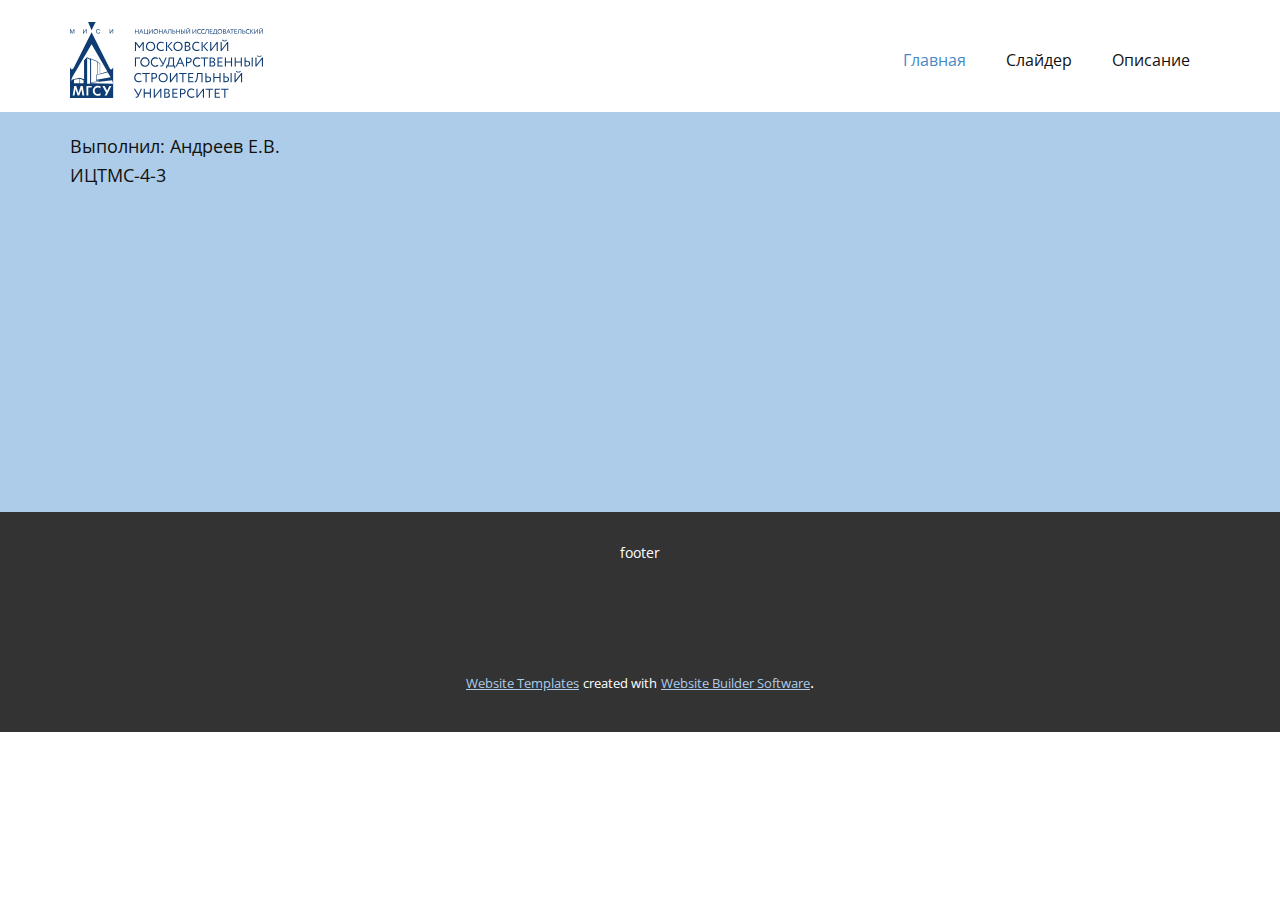
<file: index.html>
<!DOCTYPE html>
<html style="font-size: 16px;" lang="ru"><head>
    <meta name="viewport" content="width=device-width, initial-scale=1.0">
    <meta charset="utf-8">
    <meta name="keywords" content="">
    <meta name="description" content="">
    <title>Главная</title>
    <link rel="stylesheet" href="nicepage.css" media="screen">
<link rel="stylesheet" href="Главная.css" media="screen">
    <script class="u-script" type="text/javascript" src="jquery-1.9.1.min.js" defer=""></script>
    <script class="u-script" type="text/javascript" src="nicepage.js" defer=""></script>
    <meta name="generator" content="Nicepage 6.0.13, nicepage.com">
    <link id="u-theme-google-font" rel="stylesheet" href="https://fonts.googleapis.com/css?family=Roboto:100,100i,300,300i,400,400i,500,500i,700,700i,900,900i|Open+Sans:300,300i,400,400i,500,500i,600,600i,700,700i,800,800i">
    
    
    
    <script type="application/ld+json">{
		"@context": "http://schema.org",
		"@type": "Organization",
		"name": "",
		"url": "/",
		"logo": "images/logomgsu.svg"
}</script>
    <meta name="theme-color" content="#478ac9">
    <meta property="og:title" content="Главная">
    <meta property="og:type" content="website">
    <link rel="canonical" href="/">
  <meta data-intl-tel-input-cdn-path="intlTelInput/"></head>
  <body data-home-page="https://website6076109.nicepage.io/Главная.html?version=88397557-80b6-c753-f130-b91a6b3b464f" data-home-page-title="Главная" data-path-to-root="./" data-include-products="false" class="u-body u-xl-mode" data-lang="ru"><header class="u-clearfix u-header u-header" id="sec-5390"><div class="u-clearfix u-sheet u-sheet-1">
        <a href="https://nicepage.com" class="u-image u-logo u-image-1" data-image-width="649" data-image-height="255">
          <img src="images/logomgsu.svg" class="u-logo-image u-logo-image-1">
        </a>
        <nav class="u-menu u-menu-dropdown u-offcanvas u-menu-1">
          <div class="menu-collapse" style="font-size: 1rem; letter-spacing: 0px;">
            <a class="u-button-style u-custom-left-right-menu-spacing u-custom-padding-bottom u-custom-top-bottom-menu-spacing u-nav-link u-text-active-palette-1-base u-text-hover-palette-2-base" href="#">
              <svg class="u-svg-link" viewBox="0 0 24 24"><use xlink:href="#menu-hamburger"></use></svg>
              <svg class="u-svg-content" version="1.1" id="menu-hamburger" viewBox="0 0 16 16" x="0px" y="0px" xmlns:xlink="http://www.w3.org/1999/xlink" xmlns="http://www.w3.org/2000/svg"><g><rect y="1" width="16" height="2"></rect><rect y="7" width="16" height="2"></rect><rect y="13" width="16" height="2"></rect>
</g></svg>
            </a>
          </div>
          <div class="u-custom-menu u-nav-container">
            <ul class="u-nav u-unstyled u-nav-1"><li class="u-nav-item"><a class="u-button-style u-nav-link u-text-active-palette-1-base u-text-hover-palette-2-base" href="Главная.html" style="padding: 10px 20px;">Главная</a><div class="u-nav-popup"><ul class="u-h-spacing-20 u-nav u-unstyled u-v-spacing-10"><li class="u-nav-item"><a class="u-button-style u-nav-link u-white" href="Страница-1.html">Пустая страница</a>
</li><li class="u-nav-item"><a class="u-button-style u-nav-link u-white" href="Страница-2.html">Вторая пустая страница</a>
</li></ul>
</div>
</li><li class="u-nav-item"><a class="u-button-style u-nav-link u-text-active-palette-1-base u-text-hover-palette-2-base" href="Слайдер.html" style="padding: 10px 20px;">Слайдер</a>
</li><li class="u-nav-item"><a class="u-button-style u-nav-link u-text-active-palette-1-base u-text-hover-palette-2-base" href="Описание.html" style="padding: 10px 20px;">Описание</a>
</li></ul>
          </div>
          <div class="u-custom-menu u-nav-container-collapse">
            <div class="u-black u-container-style u-inner-container-layout u-opacity u-opacity-95 u-sidenav">
              <div class="u-inner-container-layout u-sidenav-overflow">
                <div class="u-menu-close"></div>
                <ul class="u-align-center u-nav u-popupmenu-items u-unstyled u-nav-3"><li class="u-nav-item"><a class="u-button-style u-nav-link" href="Главная.html">Главная</a><div class="u-nav-popup"><ul class="u-h-spacing-20 u-nav u-unstyled u-v-spacing-10"><li class="u-nav-item"><a class="u-button-style u-nav-link" href="Страница-1.html">Пустая страница</a>
</li><li class="u-nav-item"><a class="u-button-style u-nav-link" href="Страница-2.html">Вторая пустая страница</a>
</li></ul>
</div>
</li><li class="u-nav-item"><a class="u-button-style u-nav-link" href="Слайдер.html">Слайдер</a>
</li><li class="u-nav-item"><a class="u-button-style u-nav-link" href="Описание.html">Описание</a>
</li></ul>
              </div>
            </div>
            <div class="u-black u-menu-overlay u-opacity u-opacity-70"></div>
          </div>
        </nav>
      </div></header>
    <section class="u-clearfix u-palette-1-light-2 u-section-1" id="sec-6261">
      <div class="u-clearfix u-sheet u-sheet-1">
        <p class="u-text u-text-default u-text-1">Выполнил: Андреев Е.В.<br>ИЦТМС-4-3
        </p>
      </div>
    </section>
    
    
    
    <footer class="u-align-center u-clearfix u-footer u-grey-80 u-footer" id="sec-2a8d"><div class="u-clearfix u-sheet u-sheet-1">
        <p class="u-small-text u-text u-text-variant u-text-1">footer</p>
      </div></footer>
    <section class="u-backlink u-clearfix u-grey-80">
      <a class="u-link" href="https://nicepage.com/website-templates" target="_blank">
        <span>Website Templates</span>
      </a>
      <p class="u-text">
        <span>created with</span>
      </p>
      <a class="u-link" href="" target="_blank">
        <span>Website Builder Software</span>
      </a>. 
    </section>
  
</body></html>
</file>
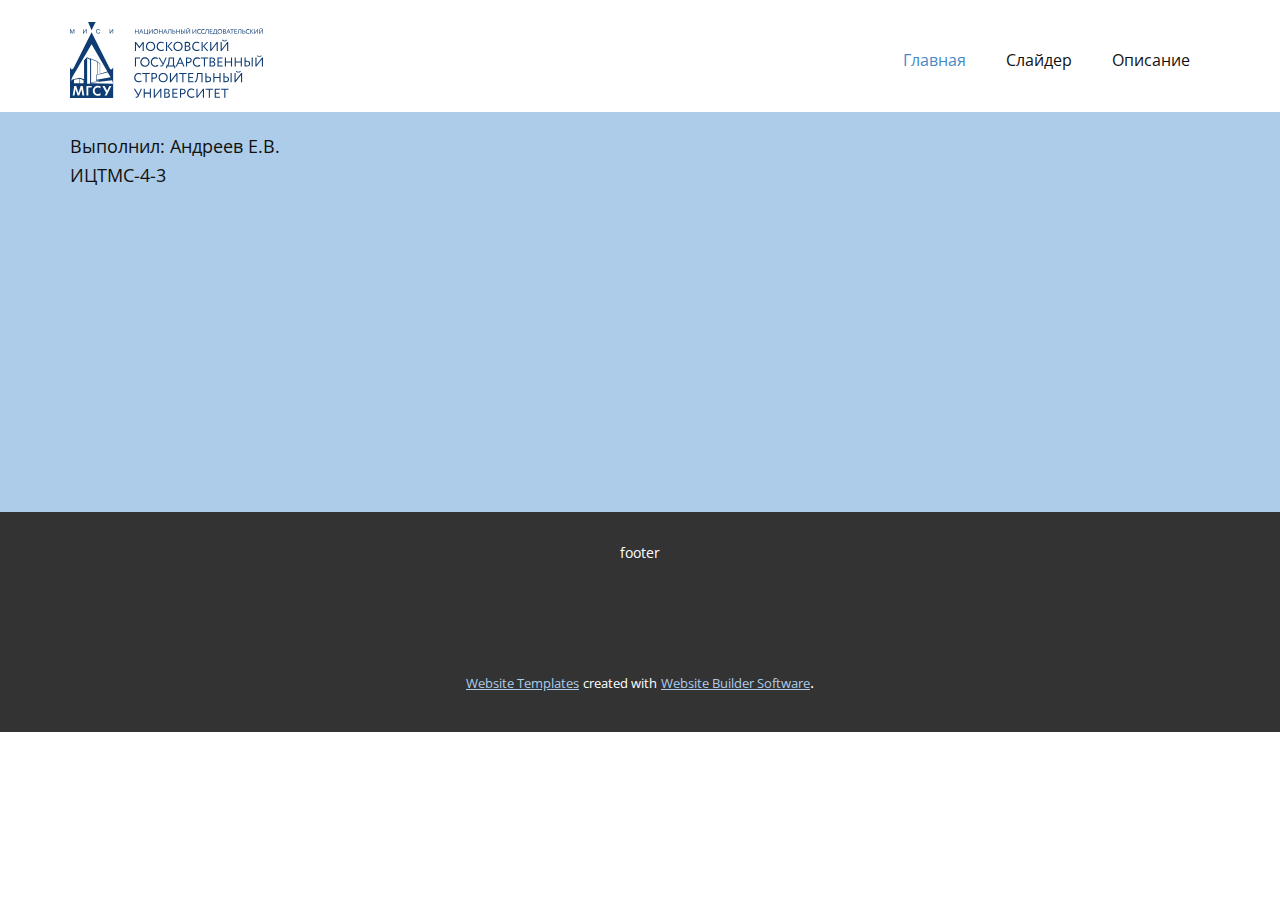
<file: Главная.html>
<!DOCTYPE html>
<html style="font-size: 16px;" lang="ru"><head>
    <meta name="viewport" content="width=device-width, initial-scale=1.0">
    <meta charset="utf-8">
    <meta name="keywords" content="">
    <meta name="description" content="">
    <title>Главная</title>
    <link rel="stylesheet" href="nicepage.css" media="screen">
<link rel="stylesheet" href="Главная.css" media="screen">
    <script class="u-script" type="text/javascript" src="jquery-1.9.1.min.js" defer=""></script>
    <script class="u-script" type="text/javascript" src="nicepage.js" defer=""></script>
    <meta name="generator" content="Nicepage 6.0.13, nicepage.com">
    <link id="u-theme-google-font" rel="stylesheet" href="https://fonts.googleapis.com/css?family=Roboto:100,100i,300,300i,400,400i,500,500i,700,700i,900,900i|Open+Sans:300,300i,400,400i,500,500i,600,600i,700,700i,800,800i">
    
    
    
    <script type="application/ld+json">{
		"@context": "http://schema.org",
		"@type": "Organization",
		"name": "",
		"url": "/",
		"logo": "images/logomgsu.svg"
}</script>
    <meta name="theme-color" content="#478ac9">
    <meta property="og:title" content="Главная">
    <meta property="og:type" content="website">
    <link rel="canonical" href="/">
  <meta data-intl-tel-input-cdn-path="intlTelInput/"></head>
  <body data-path-to-root="./" data-include-products="false" class="u-body u-xl-mode" data-lang="ru"><header class="u-clearfix u-header u-header" id="sec-5390"><div class="u-clearfix u-sheet u-sheet-1">
        <a href="https://nicepage.com" class="u-image u-logo u-image-1" data-image-width="649" data-image-height="255">
          <img src="images/logomgsu.svg" class="u-logo-image u-logo-image-1">
        </a>
        <nav class="u-menu u-menu-dropdown u-offcanvas u-menu-1">
          <div class="menu-collapse" style="font-size: 1rem; letter-spacing: 0px;">
            <a class="u-button-style u-custom-left-right-menu-spacing u-custom-padding-bottom u-custom-top-bottom-menu-spacing u-nav-link u-text-active-palette-1-base u-text-hover-palette-2-base" href="#">
              <svg class="u-svg-link" viewBox="0 0 24 24"><use xlink:href="#menu-hamburger"></use></svg>
              <svg class="u-svg-content" version="1.1" id="menu-hamburger" viewBox="0 0 16 16" x="0px" y="0px" xmlns:xlink="http://www.w3.org/1999/xlink" xmlns="http://www.w3.org/2000/svg"><g><rect y="1" width="16" height="2"></rect><rect y="7" width="16" height="2"></rect><rect y="13" width="16" height="2"></rect>
</g></svg>
            </a>
          </div>
          <div class="u-custom-menu u-nav-container">
            <ul class="u-nav u-unstyled u-nav-1"><li class="u-nav-item"><a class="u-button-style u-nav-link u-text-active-palette-1-base u-text-hover-palette-2-base" href="Главная.html" style="padding: 10px 20px;">Главная</a><div class="u-nav-popup"><ul class="u-h-spacing-20 u-nav u-unstyled u-v-spacing-10"><li class="u-nav-item"><a class="u-button-style u-nav-link u-white" href="Страница-1.html">Пустая страница</a>
</li><li class="u-nav-item"><a class="u-button-style u-nav-link u-white" href="Страница-2.html">Вторая пустая страница</a>
</li></ul>
</div>
</li><li class="u-nav-item"><a class="u-button-style u-nav-link u-text-active-palette-1-base u-text-hover-palette-2-base" href="Слайдер.html" style="padding: 10px 20px;">Слайдер</a>
</li><li class="u-nav-item"><a class="u-button-style u-nav-link u-text-active-palette-1-base u-text-hover-palette-2-base" href="Описание.html" style="padding: 10px 20px;">Описание</a>
</li></ul>
          </div>
          <div class="u-custom-menu u-nav-container-collapse">
            <div class="u-black u-container-style u-inner-container-layout u-opacity u-opacity-95 u-sidenav">
              <div class="u-inner-container-layout u-sidenav-overflow">
                <div class="u-menu-close"></div>
                <ul class="u-align-center u-nav u-popupmenu-items u-unstyled u-nav-3"><li class="u-nav-item"><a class="u-button-style u-nav-link" href="Главная.html">Главная</a><div class="u-nav-popup"><ul class="u-h-spacing-20 u-nav u-unstyled u-v-spacing-10"><li class="u-nav-item"><a class="u-button-style u-nav-link" href="Страница-1.html">Пустая страница</a>
</li><li class="u-nav-item"><a class="u-button-style u-nav-link" href="Страница-2.html">Вторая пустая страница</a>
</li></ul>
</div>
</li><li class="u-nav-item"><a class="u-button-style u-nav-link" href="Слайдер.html">Слайдер</a>
</li><li class="u-nav-item"><a class="u-button-style u-nav-link" href="Описание.html">Описание</a>
</li></ul>
              </div>
            </div>
            <div class="u-black u-menu-overlay u-opacity u-opacity-70"></div>
          </div>
        </nav>
      </div></header>
    <section class="u-clearfix u-palette-1-light-2 u-section-1" id="sec-6261">
      <div class="u-clearfix u-sheet u-sheet-1">
        <p class="u-text u-text-default u-text-1">Выполнил: Андреев Е.В.<br>ИЦТМС-4-3
        </p>
      </div>
    </section>
    
    
    
    <footer class="u-align-center u-clearfix u-footer u-grey-80 u-footer" id="sec-2a8d"><div class="u-clearfix u-sheet u-sheet-1">
        <p class="u-small-text u-text u-text-variant u-text-1">footer</p>
      </div></footer>
    <section class="u-backlink u-clearfix u-grey-80">
      <a class="u-link" href="https://nicepage.com/website-templates" target="_blank">
        <span>Website Templates</span>
      </a>
      <p class="u-text">
        <span>created with</span>
      </p>
      <a class="u-link" href="" target="_blank">
        <span>Website Builder Software</span>
      </a>. 
    </section>
  
</body></html>
</file>
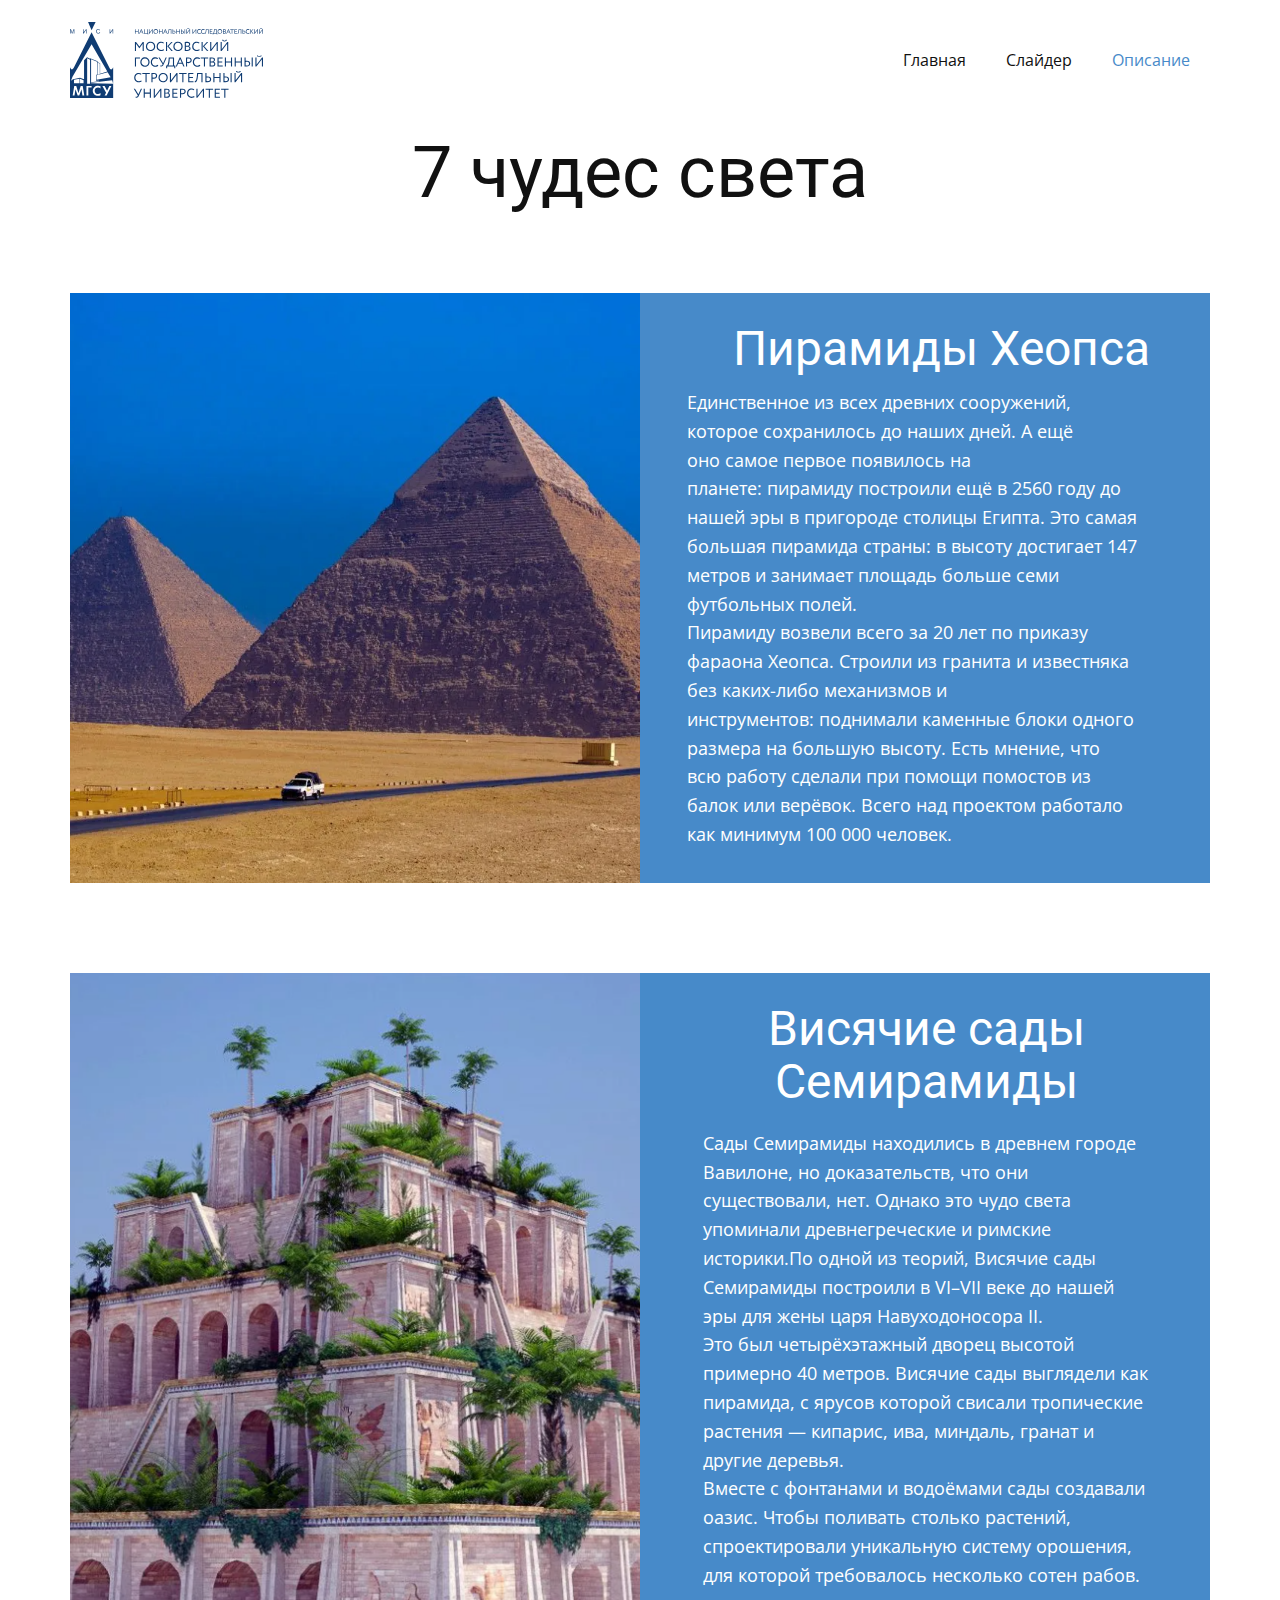
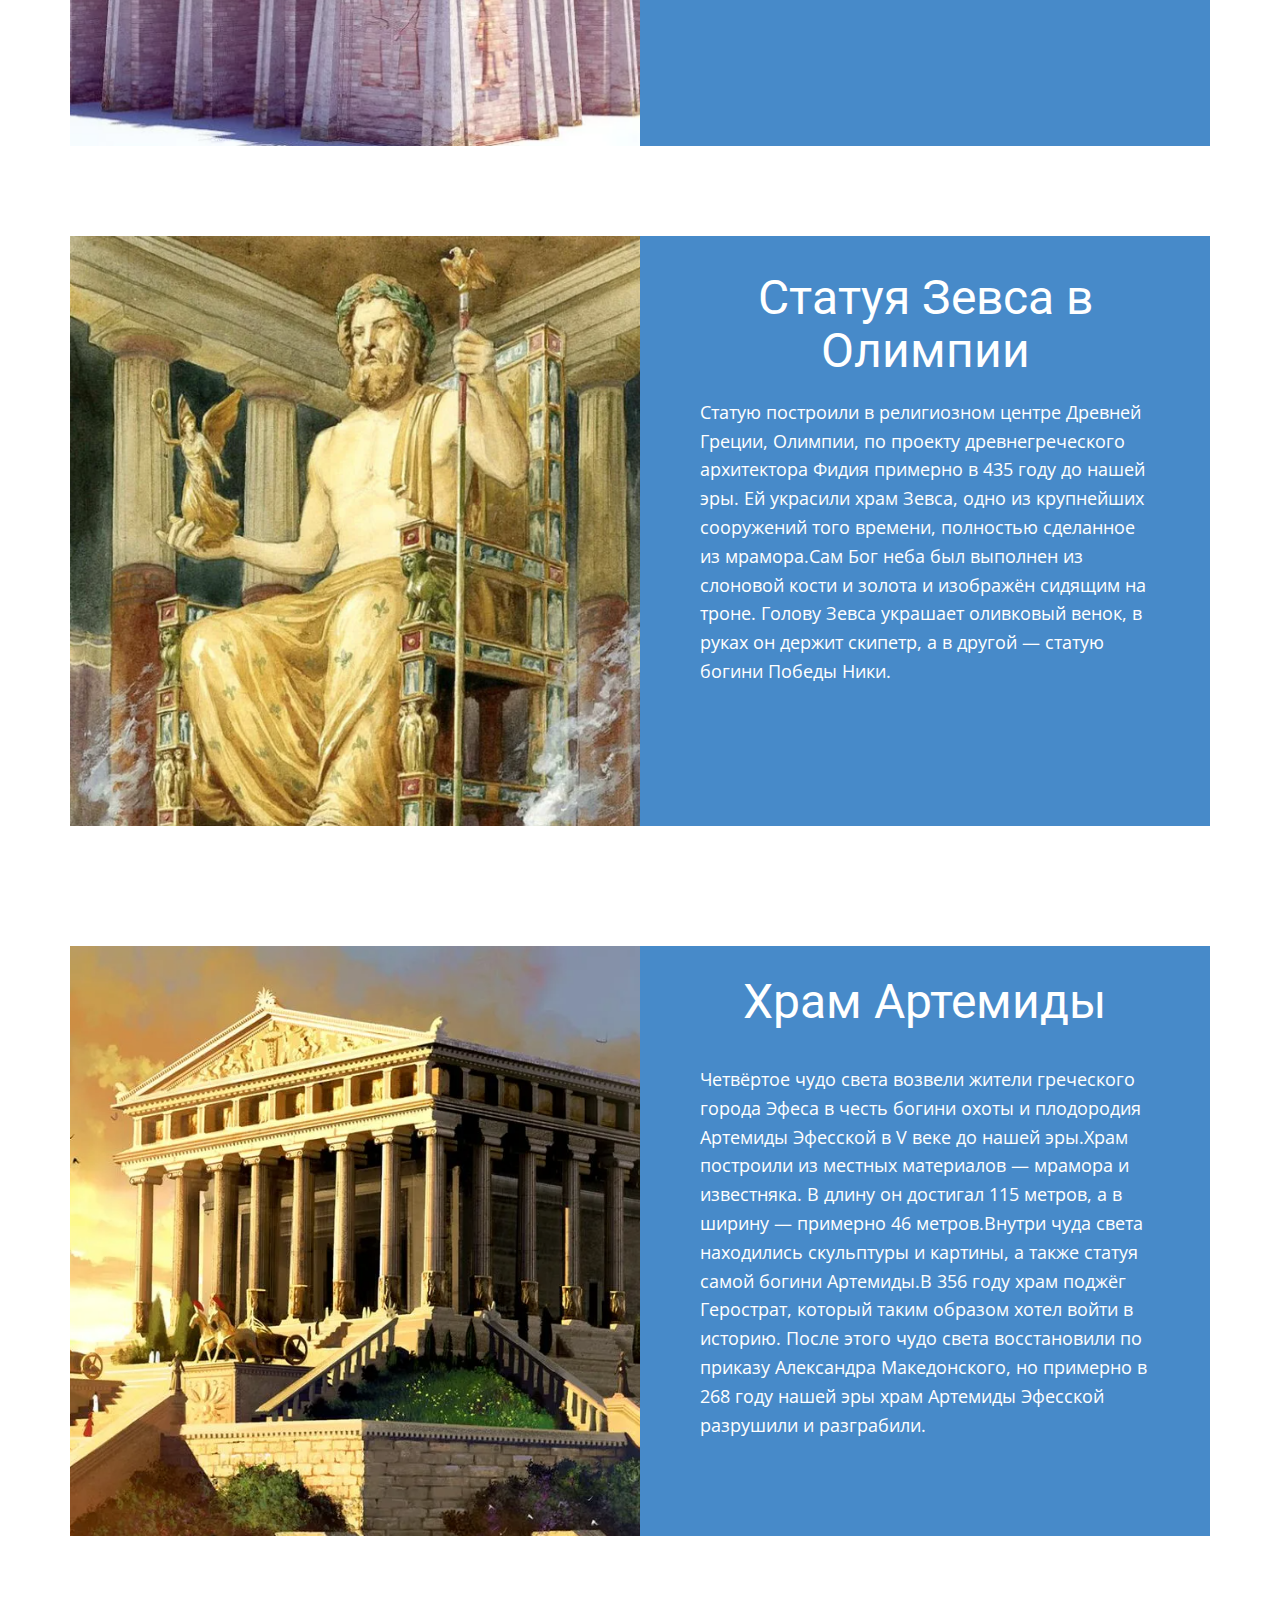
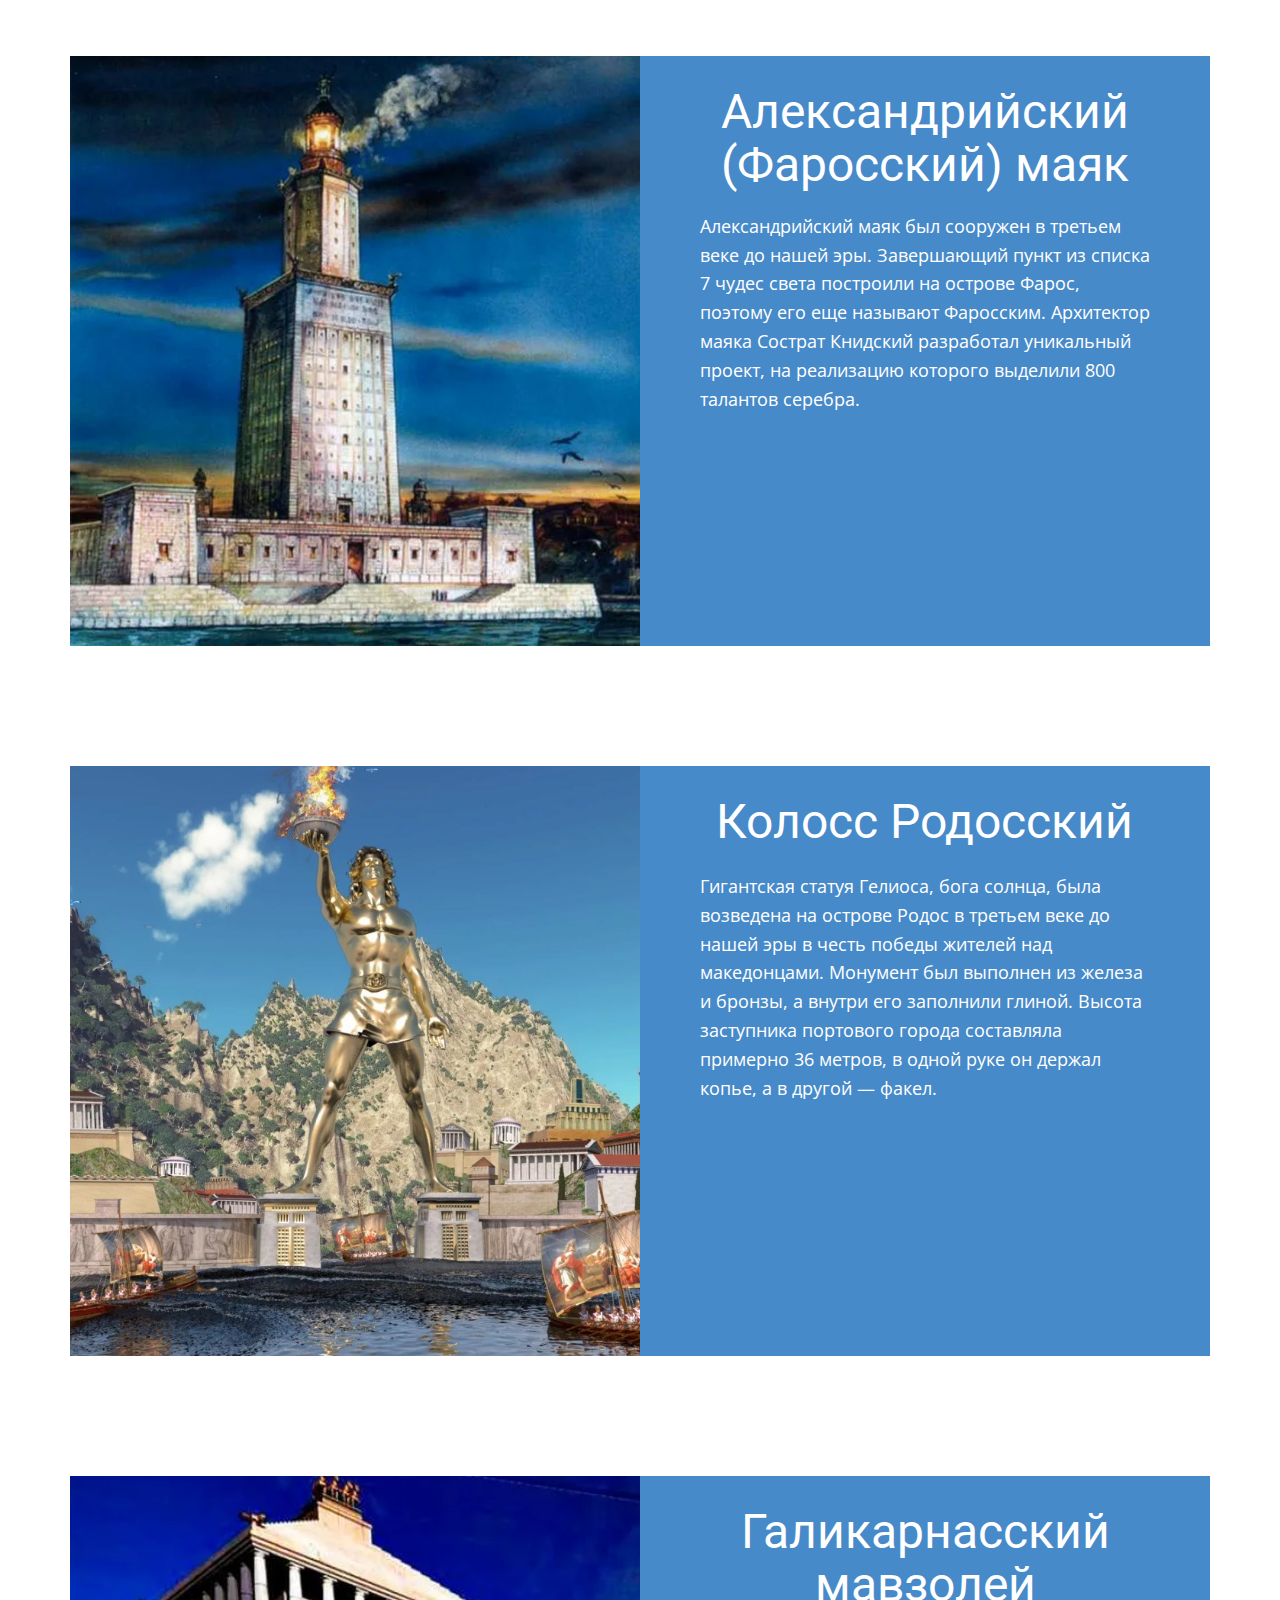
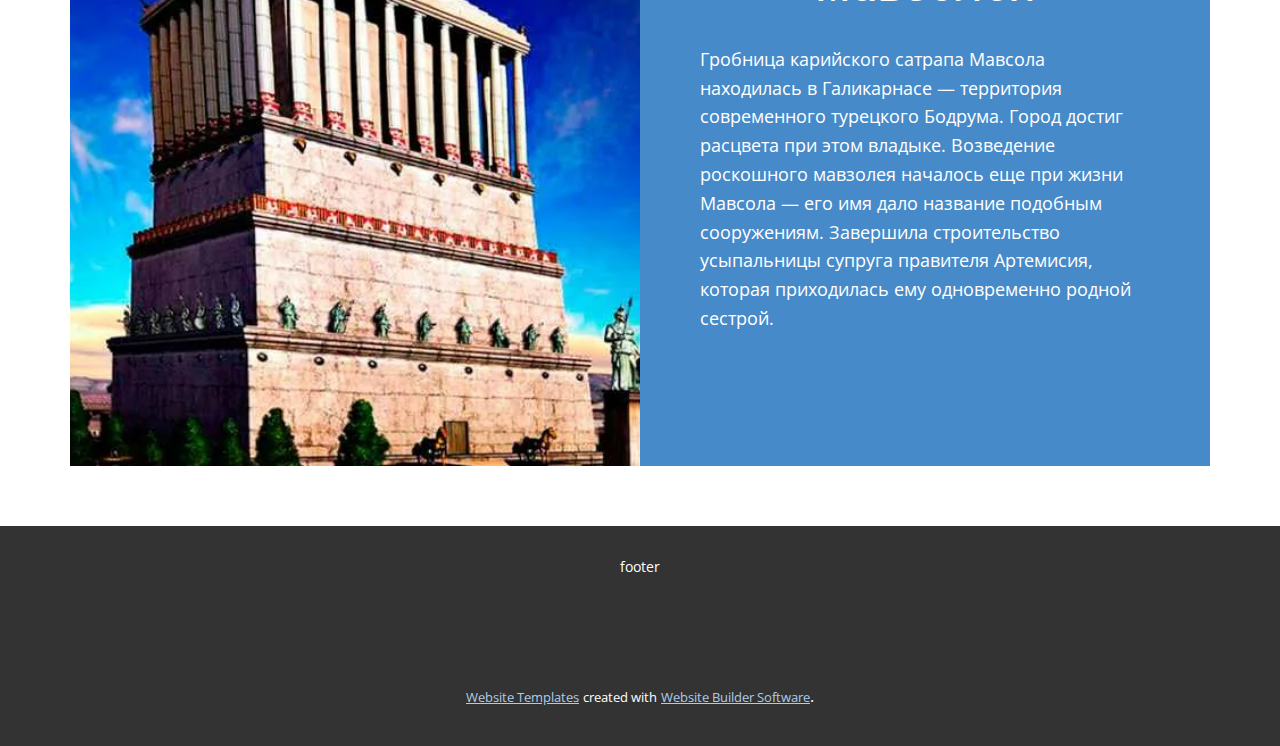
<file: Описание.html>
<!DOCTYPE html>
<html style="font-size: 16px;" lang="ru"><head>
    <meta name="viewport" content="width=device-width, initial-scale=1.0">
    <meta charset="utf-8">
    <meta name="keywords" content="7 чудес света, Пирамиды Хеопса, Висячие сады Семирамиды, Статуя Зевса в Олимпии, ​Храм Артемиды, ​Александрийский (Фаросский) маяк, ​Колосс Родосский, ​Галикарнасский мавзолей">
    <meta name="description" content="">
    <title>Описание</title>
    <link rel="stylesheet" href="nicepage.css" media="screen">
<link rel="stylesheet" href="Описание.css" media="screen">
    <script class="u-script" type="text/javascript" src="jquery-1.9.1.min.js" defer=""></script>
    <script class="u-script" type="text/javascript" src="nicepage.js" defer=""></script>
    <meta name="generator" content="Nicepage 6.0.13, nicepage.com">
    <link id="u-theme-google-font" rel="stylesheet" href="https://fonts.googleapis.com/css?family=Roboto:100,100i,300,300i,400,400i,500,500i,700,700i,900,900i|Open+Sans:300,300i,400,400i,500,500i,600,600i,700,700i,800,800i">
    
    
    
    
    
    
    
    
    
    
    <script type="application/ld+json">{
		"@context": "http://schema.org",
		"@type": "Organization",
		"name": "",
		"logo": "images/logomgsu.svg"
}</script>
    <meta name="theme-color" content="#478ac9">
    <meta property="og:title" content="Описание">
    <meta property="og:type" content="website">
  <meta data-intl-tel-input-cdn-path="intlTelInput/"></head>
  <body data-path-to-root="./" data-include-products="false" class="u-body u-xl-mode" data-lang="ru"><header class="u-clearfix u-header u-header" id="sec-5390"><div class="u-clearfix u-sheet u-sheet-1">
        <a href="https://nicepage.com" class="u-image u-logo u-image-1" data-image-width="649" data-image-height="255">
          <img src="images/logomgsu.svg" class="u-logo-image u-logo-image-1">
        </a>
        <nav class="u-menu u-menu-dropdown u-offcanvas u-menu-1">
          <div class="menu-collapse" style="font-size: 1rem; letter-spacing: 0px;">
            <a class="u-button-style u-custom-left-right-menu-spacing u-custom-padding-bottom u-custom-top-bottom-menu-spacing u-nav-link u-text-active-palette-1-base u-text-hover-palette-2-base" href="#">
              <svg class="u-svg-link" viewBox="0 0 24 24"><use xlink:href="#menu-hamburger"></use></svg>
              <svg class="u-svg-content" version="1.1" id="menu-hamburger" viewBox="0 0 16 16" x="0px" y="0px" xmlns:xlink="http://www.w3.org/1999/xlink" xmlns="http://www.w3.org/2000/svg"><g><rect y="1" width="16" height="2"></rect><rect y="7" width="16" height="2"></rect><rect y="13" width="16" height="2"></rect>
</g></svg>
            </a>
          </div>
          <div class="u-custom-menu u-nav-container">
            <ul class="u-nav u-unstyled u-nav-1"><li class="u-nav-item"><a class="u-button-style u-nav-link u-text-active-palette-1-base u-text-hover-palette-2-base" href="Главная.html" style="padding: 10px 20px;">Главная</a><div class="u-nav-popup"><ul class="u-h-spacing-20 u-nav u-unstyled u-v-spacing-10"><li class="u-nav-item"><a class="u-button-style u-nav-link u-white" href="Страница-1.html">Пустая страница</a>
</li><li class="u-nav-item"><a class="u-button-style u-nav-link u-white" href="Страница-2.html">Вторая пустая страница</a>
</li></ul>
</div>
</li><li class="u-nav-item"><a class="u-button-style u-nav-link u-text-active-palette-1-base u-text-hover-palette-2-base" href="Слайдер.html" style="padding: 10px 20px;">Слайдер</a>
</li><li class="u-nav-item"><a class="u-button-style u-nav-link u-text-active-palette-1-base u-text-hover-palette-2-base" href="Описание.html" style="padding: 10px 20px;">Описание</a>
</li></ul>
          </div>
          <div class="u-custom-menu u-nav-container-collapse">
            <div class="u-black u-container-style u-inner-container-layout u-opacity u-opacity-95 u-sidenav">
              <div class="u-inner-container-layout u-sidenav-overflow">
                <div class="u-menu-close"></div>
                <ul class="u-align-center u-nav u-popupmenu-items u-unstyled u-nav-3"><li class="u-nav-item"><a class="u-button-style u-nav-link" href="Главная.html">Главная</a><div class="u-nav-popup"><ul class="u-h-spacing-20 u-nav u-unstyled u-v-spacing-10"><li class="u-nav-item"><a class="u-button-style u-nav-link" href="Страница-1.html">Пустая страница</a>
</li><li class="u-nav-item"><a class="u-button-style u-nav-link" href="Страница-2.html">Вторая пустая страница</a>
</li></ul>
</div>
</li><li class="u-nav-item"><a class="u-button-style u-nav-link" href="Слайдер.html">Слайдер</a>
</li><li class="u-nav-item"><a class="u-button-style u-nav-link" href="Описание.html">Описание</a>
</li></ul>
              </div>
            </div>
            <div class="u-black u-menu-overlay u-opacity u-opacity-70"></div>
          </div>
        </nav>
      </div></header>
    <section class="u-clearfix u-section-1" id="sec-cf19">
      <div class="u-clearfix u-sheet u-valign-middle u-sheet-1">
        <h1 class="u-align-center u-text u-text-default u-text-1">7 чудес света</h1>
      </div>
    </section>
    <section class="u-align-center u-clearfix u-section-2" id="sec-0917">
      <div class="u-clearfix u-sheet u-valign-middle u-sheet-1">
        <div class="data-layout-selected u-clearfix u-expanded-width u-gutter-0 u-layout-wrap u-layout-wrap-1">
          <div class="u-layout" style="">
            <div class="u-layout-row" style="">
              <div class="u-align-left u-container-style u-image u-layout-cell u-left-cell u-size-30 u-size-xs-60 u-image-1" src="" data-image-width="1188" data-image-height="787">
                <div class="u-container-layout u-valign-middle u-container-layout-1" src=""></div>
              </div>
              <div class="u-container-style u-layout-cell u-palette-1-base u-right-cell u-size-30 u-size-xs-60 u-layout-cell-2">
                <div class="u-container-layout u-valign-top u-container-layout-2">
                  <h2 class="u-align-center u-text u-text-default u-text-1">Пирамиды Хеопса</h2>
                  <p class="u-align-left u-text u-text-2"> Единственное&nbsp;из всех&nbsp;древних&nbsp;сооружений, которое&nbsp;сохранилось до наших дней. А ещё оно&nbsp;самое&nbsp;первое&nbsp;появилось на планете:&nbsp;пирамиду&nbsp;построили ещё в 2560 году до нашей эры в пригороде столицы Египта. Это самая большая пирамида страны: в высоту достигает 147 метров и занимает площадь больше семи футбольных полей.<br>Пирамиду возвели всего за 20 лет по приказу фараона Хеопса. Строили из гранита и известняка без каких-либо механизмов и инструментов:&nbsp;поднимали каменные блоки одного размера на большую высоту. Есть мнение, что всю работу сделали при помощи помостов из балок или верёвок.&nbsp;Всего&nbsp;над проектом работало как минимум 100 000 человек.<br>
                  </p>
                </div>
              </div>
            </div>
          </div>
        </div>
      </div>
    </section>
    <section class="u-align-center u-clearfix u-section-3" id="sec-7d9e">
      <div class="u-clearfix u-sheet u-valign-middle u-sheet-1">
        <div class="data-layout-selected u-clearfix u-expanded-width u-gutter-0 u-layout-wrap u-layout-wrap-1">
          <div class="u-layout" style="">
            <div class="u-layout-row" style="">
              <div class="u-align-left u-container-style u-image u-layout-cell u-left-cell u-size-30 u-size-xs-60 u-image-1" src="" data-image-width="1381" data-image-height="786">
                <div class="u-container-layout u-valign-middle u-container-layout-1" src=""></div>
              </div>
              <div class="u-container-style u-layout-cell u-palette-1-base u-right-cell u-size-30 u-size-xs-60 u-layout-cell-2">
                <div class="u-container-layout u-container-layout-2">
                  <h2 class="u-align-center u-text u-text-default u-text-1">Висячие сады Семирамиды</h2>
                  <p class="u-align-left u-text u-text-2"> Сады Семирамиды находились в древнем городе Вавилоне, но доказательств, что они существовали, нет. Однако это чудо света упоминали древнегреческие и римские историки.По одной из теорий,&nbsp;Висячие сады Семирамиды построили в VI–VII веке до нашей эры для жены царя Навуходоносора II.&nbsp;<br>Это&nbsp;был&nbsp;четырёхэтажный дворец высотой примерно 40 метров. Висячие сады выглядели как пирамида, с ярусов которой свисали тропические растения — кипарис, ива, миндаль, гранат и другие деревья.<br>Вместе с фонтанами и водоёмами сады создавали оазис. Чтобы поливать столько растений, спроектировали уникальную систему орошения, для которой&nbsp;требовалось&nbsp;несколько сотен рабов.
                  </p>
                </div>
              </div>
            </div>
          </div>
        </div>
      </div>
    </section>
    <section class="u-align-center u-clearfix u-section-4" id="sec-9f48">
      <div class="u-clearfix u-sheet u-valign-middle u-sheet-1">
        <div class="data-layout-selected u-clearfix u-expanded-width u-gutter-0 u-layout-wrap u-layout-wrap-1">
          <div class="u-layout" style="">
            <div class="u-layout-row" style="">
              <div class="u-align-left u-container-style u-image u-layout-cell u-left-cell u-size-30 u-size-xs-60 u-image-1" src="" data-image-width="606" data-image-height="833">
                <div class="u-container-layout u-valign-middle u-container-layout-1" src=""></div>
              </div>
              <div class="u-align-left u-container-style u-layout-cell u-palette-1-base u-right-cell u-size-30 u-size-xs-60 u-layout-cell-2">
                <div class="u-container-layout u-container-layout-2">
                  <h2 class="u-align-center u-text u-text-1">Статуя Зевса в Олимпии</h2>
                  <p class="u-text u-text-2">Статую построили в религиозном центре Древней Греции,&nbsp;Олимпии,&nbsp;по проекту древнегреческого архитектора Фидия примерно в 435 году до нашей эры. Ей украсили храм Зевса, одно из крупнейших сооружений того времени, полностью сделанное из мрамора.Сам Бог неба был выполнен из слоновой кости и золота&nbsp;и&nbsp;изображён сидящим на троне. Голову Зевса украшает оливковый венок, в руках он держит скипетр, а в другой — статую богини&nbsp;Победы Ники.</p>
                </div>
              </div>
            </div>
          </div>
        </div>
      </div>
    </section>
    <section class="u-align-center u-clearfix u-section-5" id="sec-c725">
      <div class="u-clearfix u-sheet u-valign-middle u-sheet-1">
        <div class="data-layout-selected u-clearfix u-expanded-width u-gutter-0 u-layout-wrap u-layout-wrap-1">
          <div class="u-layout" style="">
            <div class="u-layout-row" style="">
              <div class="u-align-left u-container-style u-image u-layout-cell u-left-cell u-size-30 u-size-xs-60 u-image-1" src="" data-image-width="1189" data-image-height="691">
                <div class="u-container-layout u-container-layout-1" src=""></div>
              </div>
              <div class="u-align-left u-container-style u-layout-cell u-palette-1-base u-right-cell u-size-30 u-size-xs-60 u-layout-cell-2">
                <div class="u-container-layout u-container-layout-2">
                  <h2 class="u-align-center u-text u-text-default u-text-1"> Храм Артемиды</h2>
                  <p class="u-text u-text-2"> Четвёртое&nbsp;чудо света возвели жители греческого города Эфеса&nbsp;в честь богини охоты и плодородия Артемиды Эфесской в V веке до нашей эры.Храм построили из местных материалов — мрамора и известняка. В длину&nbsp;он&nbsp;достигал 115 метров, а в ширину — примерно 46 метров.Внутри чуда света находились скульптуры и картины, а также статуя самой богини Артемиды.В 356 году храм поджёг Герострат, который таким&nbsp;образом&nbsp;хотел войти в историю. После этого чудо света восстановили по приказу Александра Македонского, но примерно в 268 году нашей эры храм Артемиды Эфесской разрушили и разграбили.</p>
                </div>
              </div>
            </div>
          </div>
        </div>
      </div>
    </section>
    <section class="u-align-center u-clearfix u-section-6" id="sec-41b5">
      <div class="u-clearfix u-sheet u-valign-middle u-sheet-1">
        <div class="data-layout-selected u-clearfix u-expanded-width u-gutter-0 u-layout-wrap u-layout-wrap-1">
          <div class="u-layout" style="">
            <div class="u-layout-row" style="">
              <div class="u-align-left u-container-style u-image u-layout-cell u-left-cell u-size-30 u-size-xs-60 u-image-1" src="" data-image-width="787" data-image-height="659">
                <div class="u-container-layout u-valign-middle u-container-layout-1" src=""></div>
              </div>
              <div class="u-align-left u-container-style u-layout-cell u-palette-1-base u-right-cell u-size-30 u-size-xs-60 u-layout-cell-2">
                <div class="u-container-layout u-container-layout-2">
                  <h2 class="u-align-center u-text u-text-default u-text-1"> Александрийский (Фаросский) маяк</h2>
                  <p class="u-text u-text-2"> Александрийский маяк был сооружен в третьем веке до нашей эры. Завершающий пункт из списка 7 чудес света построили на острове Фарос, поэтому его еще называют Фаросским. Архитектор маяка Сострат Книдский разработал уникальный проект, на реализацию которого выделили 800 талантов серебра.</p>
                </div>
              </div>
            </div>
          </div>
        </div>
      </div>
    </section>
    <section class="u-align-center u-clearfix u-section-7" id="sec-f012">
      <div class="u-clearfix u-sheet u-valign-middle u-sheet-1">
        <div class="data-layout-selected u-clearfix u-expanded-width u-gutter-0 u-layout-wrap u-layout-wrap-1">
          <div class="u-layout" style="">
            <div class="u-layout-row" style="">
              <div class="u-align-left u-container-style u-image u-layout-cell u-left-cell u-size-30 u-size-xs-60 u-image-1" src="" data-image-width="1320" data-image-height="773">
                <div class="u-container-layout u-valign-middle u-container-layout-1" src=""></div>
              </div>
              <div class="u-align-left u-container-style u-layout-cell u-palette-1-base u-right-cell u-size-30 u-size-xs-60 u-layout-cell-2">
                <div class="u-container-layout u-container-layout-2">
                  <h2 class="u-align-center u-text u-text-default u-text-1"> Колосс Родосский</h2>
                  <p class="u-text u-text-2"> Гигантская статуя Гелиоса, бога солнца, была возведена на острове Родос в третьем веке до нашей эры в честь победы жителей над македонцами. Монумент был выполнен из железа и бронзы, а внутри его заполнили глиной. Высота заступника портового города составляла примерно 36 метров, в одной руке он держал копье, а в другой —&nbsp;факел.</p>
                </div>
              </div>
            </div>
          </div>
        </div>
      </div>
    </section>
    <section class="u-align-center u-clearfix u-section-8" id="sec-558a">
      <div class="u-clearfix u-sheet u-valign-middle u-sheet-1">
        <div class="data-layout-selected u-clearfix u-expanded-width u-gutter-0 u-layout-wrap u-layout-wrap-1">
          <div class="u-layout" style="">
            <div class="u-layout-row" style="">
              <div class="u-align-left u-container-style u-image u-layout-cell u-left-cell u-size-30 u-size-xs-60 u-image-1" src="" data-image-width="745" data-image-height="519">
                <div class="u-container-layout u-valign-middle u-container-layout-1" src=""></div>
              </div>
              <div class="u-align-left u-container-style u-layout-cell u-palette-1-base u-right-cell u-size-30 u-size-xs-60 u-layout-cell-2">
                <div class="u-container-layout u-container-layout-2">
                  <h2 class="u-align-center u-text u-text-default u-text-1"> Галикарнасский мавзолей</h2>
                  <p class="u-text u-text-2"> Гробница карийского сатрапа Мавсола находилась в Галикарнасе —&nbsp;территория современного турецкого Бодрума. Город достиг расцвета при этом владыке. Возведение роскошного мавзолея началось еще при жизни Мавсола — его имя дало название подобным сооружениям. Завершила строительство усыпальницы супруга правителя Артемисия, которая приходилась ему одновременно родной сестрой.</p>
                </div>
              </div>
            </div>
          </div>
        </div>
      </div>
    </section>
    
    
    
    <footer class="u-align-center u-clearfix u-footer u-grey-80 u-footer" id="sec-2a8d"><div class="u-clearfix u-sheet u-sheet-1">
        <p class="u-small-text u-text u-text-variant u-text-1">footer</p>
      </div></footer>
    <section class="u-backlink u-clearfix u-grey-80">
      <a class="u-link" href="https://nicepage.com/website-templates" target="_blank">
        <span>Website Templates</span>
      </a>
      <p class="u-text">
        <span>created with</span>
      </p>
      <a class="u-link" href="" target="_blank">
        <span>Website Builder Software</span>
      </a>. 
    </section>
  
</body></html>
</file>
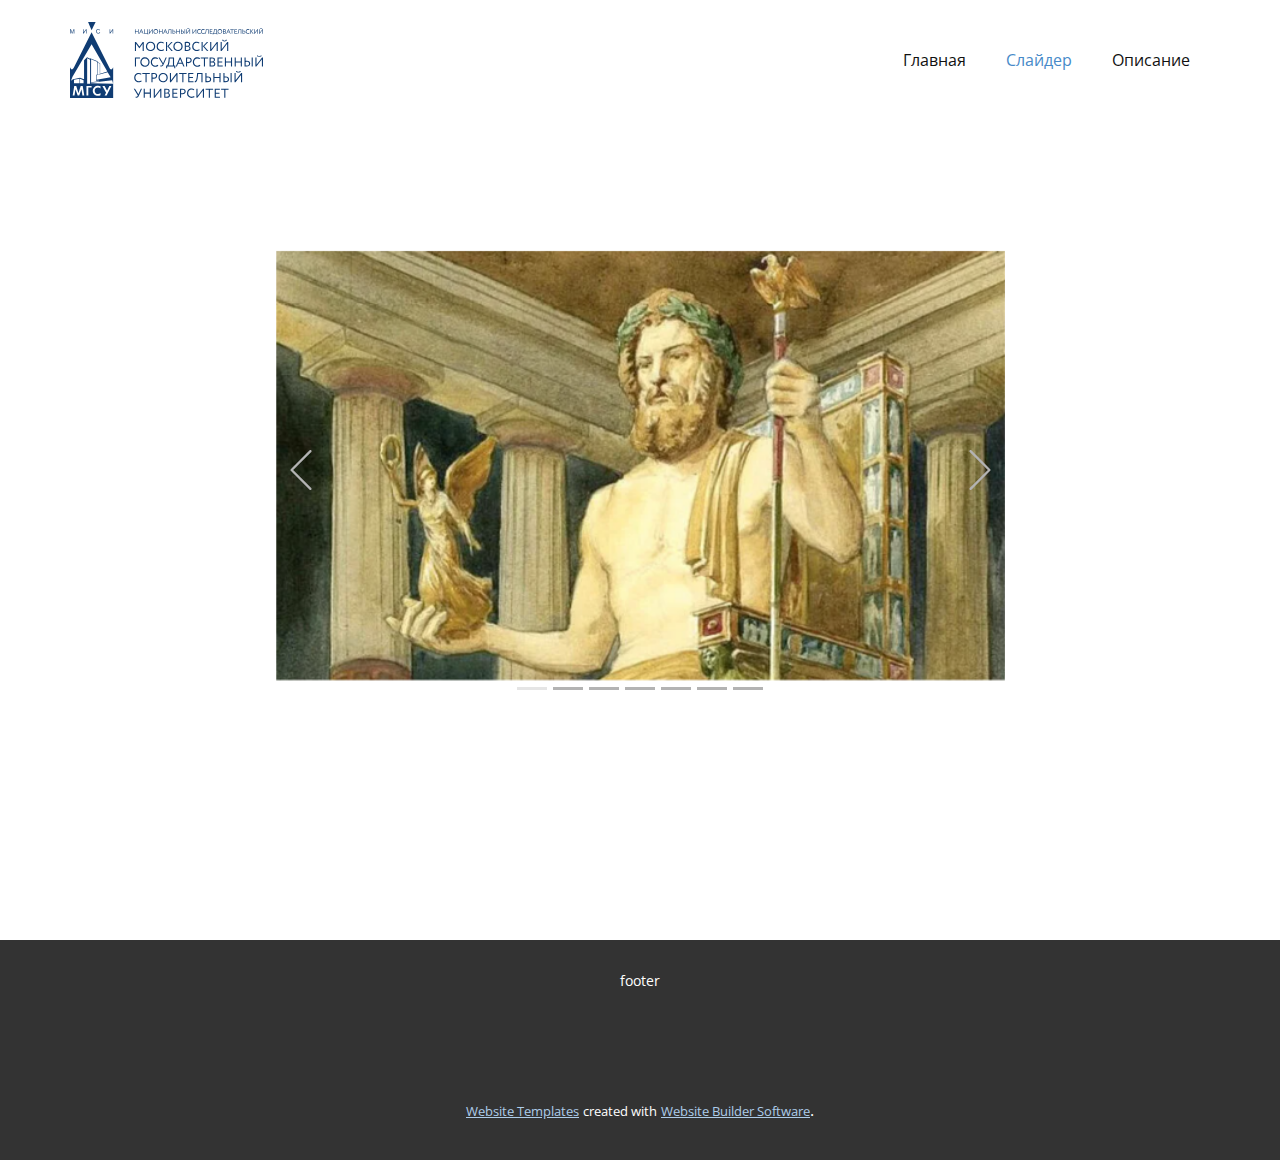
<file: Слайдер.html>
<!DOCTYPE html>
<html style="font-size: 16px;" lang="ru"><head>
    <meta name="viewport" content="width=device-width, initial-scale=1.0">
    <meta charset="utf-8">
    <meta name="keywords" content="INTUITIVE">
    <meta name="description" content="">
    <title>Слайдер</title>
    <link rel="stylesheet" href="nicepage.css" media="screen">
<link rel="stylesheet" href="Слайдер.css" media="screen">
    <script class="u-script" type="text/javascript" src="jquery-1.9.1.min.js" defer=""></script>
    <script class="u-script" type="text/javascript" src="nicepage.js" defer=""></script>
    <meta name="generator" content="Nicepage 6.0.13, nicepage.com">
    <link id="u-theme-google-font" rel="stylesheet" href="https://fonts.googleapis.com/css?family=Roboto:100,100i,300,300i,400,400i,500,500i,700,700i,900,900i|Open+Sans:300,300i,400,400i,500,500i,600,600i,700,700i,800,800i">
    
    
    
    <script type="application/ld+json">{
		"@context": "http://schema.org",
		"@type": "Organization",
		"name": "",
		"logo": "images/logomgsu.svg"
}</script>
    <meta name="theme-color" content="#478ac9">
    <meta property="og:title" content="Слайдер">
    <meta property="og:type" content="website">
  <meta data-intl-tel-input-cdn-path="intlTelInput/"></head>
  <body data-path-to-root="./" data-include-products="false" class="u-body u-xl-mode" data-lang="ru"><header class="u-clearfix u-header u-header" id="sec-5390"><div class="u-clearfix u-sheet u-sheet-1">
        <a href="https://nicepage.com" class="u-image u-logo u-image-1" data-image-width="649" data-image-height="255">
          <img src="images/logomgsu.svg" class="u-logo-image u-logo-image-1">
        </a>
        <nav class="u-menu u-menu-dropdown u-offcanvas u-menu-1">
          <div class="menu-collapse" style="font-size: 1rem; letter-spacing: 0px;">
            <a class="u-button-style u-custom-left-right-menu-spacing u-custom-padding-bottom u-custom-top-bottom-menu-spacing u-nav-link u-text-active-palette-1-base u-text-hover-palette-2-base" href="#">
              <svg class="u-svg-link" viewBox="0 0 24 24"><use xlink:href="#menu-hamburger"></use></svg>
              <svg class="u-svg-content" version="1.1" id="menu-hamburger" viewBox="0 0 16 16" x="0px" y="0px" xmlns:xlink="http://www.w3.org/1999/xlink" xmlns="http://www.w3.org/2000/svg"><g><rect y="1" width="16" height="2"></rect><rect y="7" width="16" height="2"></rect><rect y="13" width="16" height="2"></rect>
</g></svg>
            </a>
          </div>
          <div class="u-custom-menu u-nav-container">
            <ul class="u-nav u-unstyled u-nav-1"><li class="u-nav-item"><a class="u-button-style u-nav-link u-text-active-palette-1-base u-text-hover-palette-2-base" href="Главная.html" style="padding: 10px 20px;">Главная</a><div class="u-nav-popup"><ul class="u-h-spacing-20 u-nav u-unstyled u-v-spacing-10"><li class="u-nav-item"><a class="u-button-style u-nav-link u-white" href="Страница-1.html">Пустая страница</a>
</li><li class="u-nav-item"><a class="u-button-style u-nav-link u-white" href="Страница-2.html">Вторая пустая страница</a>
</li></ul>
</div>
</li><li class="u-nav-item"><a class="u-button-style u-nav-link u-text-active-palette-1-base u-text-hover-palette-2-base" href="Слайдер.html" style="padding: 10px 20px;">Слайдер</a>
</li><li class="u-nav-item"><a class="u-button-style u-nav-link u-text-active-palette-1-base u-text-hover-palette-2-base" href="Описание.html" style="padding: 10px 20px;">Описание</a>
</li></ul>
          </div>
          <div class="u-custom-menu u-nav-container-collapse">
            <div class="u-black u-container-style u-inner-container-layout u-opacity u-opacity-95 u-sidenav">
              <div class="u-inner-container-layout u-sidenav-overflow">
                <div class="u-menu-close"></div>
                <ul class="u-align-center u-nav u-popupmenu-items u-unstyled u-nav-3"><li class="u-nav-item"><a class="u-button-style u-nav-link" href="Главная.html">Главная</a><div class="u-nav-popup"><ul class="u-h-spacing-20 u-nav u-unstyled u-v-spacing-10"><li class="u-nav-item"><a class="u-button-style u-nav-link" href="Страница-1.html">Пустая страница</a>
</li><li class="u-nav-item"><a class="u-button-style u-nav-link" href="Страница-2.html">Вторая пустая страница</a>
</li></ul>
</div>
</li><li class="u-nav-item"><a class="u-button-style u-nav-link" href="Слайдер.html">Слайдер</a>
</li><li class="u-nav-item"><a class="u-button-style u-nav-link" href="Описание.html">Описание</a>
</li></ul>
              </div>
            </div>
            <div class="u-black u-menu-overlay u-opacity u-opacity-70"></div>
          </div>
        </nav>
      </div></header>
    <section class="u-clearfix u-section-1" id="sec-4bb1">
      <div class="u-clearfix u-sheet u-sheet-1">
        <div data-interval="5000" data-u-ride="carousel" class="custom-expanded u-carousel u-slider u-slider-1" id="carousel-0034">
          <ol class="u-absolute-hcenter u-carousel-indicators u-carousel-indicators-1">
            <li data-u-target="#carousel-0034" class="u-active u-active-grey-10 u-grey-30" data-u-slide-to="0"></li>
            <li data-u-target="#carousel-0034" class="u-active-grey-10 u-grey-30" data-u-slide-to="1"></li>
            <li data-u-target="#carousel-0034" class="u-active-grey-10 u-grey-30" data-u-slide-to="2"></li>
            <li data-u-target="#carousel-0034" class="u-active-grey-10 u-grey-30" data-u-slide-to="3"></li>
            <li data-u-target="#carousel-0034" class="u-active-grey-10 u-grey-30" data-u-slide-to="4"></li>
            <li data-u-target="#carousel-0034" class="u-active-grey-10 u-grey-30" data-u-slide-to="5"></li>
            <li data-u-target="#carousel-0034" class="u-active-grey-10 u-grey-30" data-u-slide-to="6"></li>
          </ol>
          <div class="u-carousel-inner" role="listbox">
            <div class="u-active u-carousel-item u-container-style u-slide u-carousel-item-1">
              <div class="u-container-layout u-container-layout-1">
                <img class="u-expanded-width u-image u-image-1" src="images/browser_8DeLaf2WF2.png" data-image-width="606" data-image-height="833">
              </div>
            </div>
            <div class="u-carousel-item u-container-align-center u-container-style u-slide u-carousel-item-2">
              <div class="u-container-layout u-container-layout-2">
                <img class="u-expanded u-image u-image-round u-radius u-image-2" src="images/browser_ScQcOL9dH4.png" alt="" data-image-width="787" data-image-height="659">
              </div>
            </div>
            <div class="u-carousel-item u-container-align-center u-container-style u-image u-slide u-image-3" data-image-width="1320" data-image-height="773">
              <div class="u-container-layout u-valign-top u-container-layout-3"></div>
            </div>
            <div class="u-carousel-item u-container-align-center u-container-style u-image u-slide u-image-4" data-image-width="1188" data-image-height="787">
              <div class="u-container-layout u-container-layout-4"></div>
            </div>
            <div class="u-carousel-item u-container-align-center u-container-style u-image u-slide u-image-5" data-image-width="1381" data-image-height="786">
              <div class="u-container-layout u-container-layout-5"></div>
            </div>
            <div class="u-carousel-item u-container-align-center u-container-style u-image u-slide u-image-6" data-image-width="1189" data-image-height="691">
              <div class="u-container-layout u-container-layout-6"></div>
            </div>
          </div>
          <a class="u-absolute-vcenter u-carousel-control u-carousel-control-prev u-spacing-5 u-text-grey-30 u-carousel-control-1" href="#carousel-0034" role="button" data-u-slide="prev">
            <span aria-hidden="true">
              <svg viewBox="0 0 477.175 477.175"><path d="M145.188,238.575l215.5-215.5c5.3-5.3,5.3-13.8,0-19.1s-13.8-5.3-19.1,0l-225.1,225.1c-5.3,5.3-5.3,13.8,0,19.1l225.1,225
                    c2.6,2.6,6.1,4,9.5,4s6.9-1.3,9.5-4c5.3-5.3,5.3-13.8,0-19.1L145.188,238.575z"></path></svg>
            </span>
            <span class="sr-only">Previous</span>
          </a>
          <a class="u-absolute-vcenter u-carousel-control u-carousel-control-next u-spacing-5 u-text-grey-30 u-carousel-control-2" href="#carousel-0034" role="button" data-u-slide="next">
            <span aria-hidden="true">
              <svg viewBox="0 0 477.175 477.175"><path d="M360.731,229.075l-225.1-225.1c-5.3-5.3-13.8-5.3-19.1,0s-5.3,13.8,0,19.1l215.5,215.5l-215.5,215.5
                    c-5.3,5.3-5.3,13.8,0,19.1c2.6,2.6,6.1,4,9.5,4c3.4,0,6.9-1.3,9.5-4l225.1-225.1C365.931,242.875,365.931,234.275,360.731,229.075z"></path></svg>
            </span>
            <span class="sr-only">Next</span>
          </a>
        </div>
      </div>
    </section>
    
    
    
    <footer class="u-align-center u-clearfix u-footer u-grey-80 u-footer" id="sec-2a8d"><div class="u-clearfix u-sheet u-sheet-1">
        <p class="u-small-text u-text u-text-variant u-text-1">footer</p>
      </div></footer>
    <section class="u-backlink u-clearfix u-grey-80">
      <a class="u-link" href="https://nicepage.com/website-templates" target="_blank">
        <span>Website Templates</span>
      </a>
      <p class="u-text">
        <span>created with</span>
      </p>
      <a class="u-link" href="" target="_blank">
        <span>Website Builder Software</span>
      </a>. 
    </section>
  
</body></html>
</file>
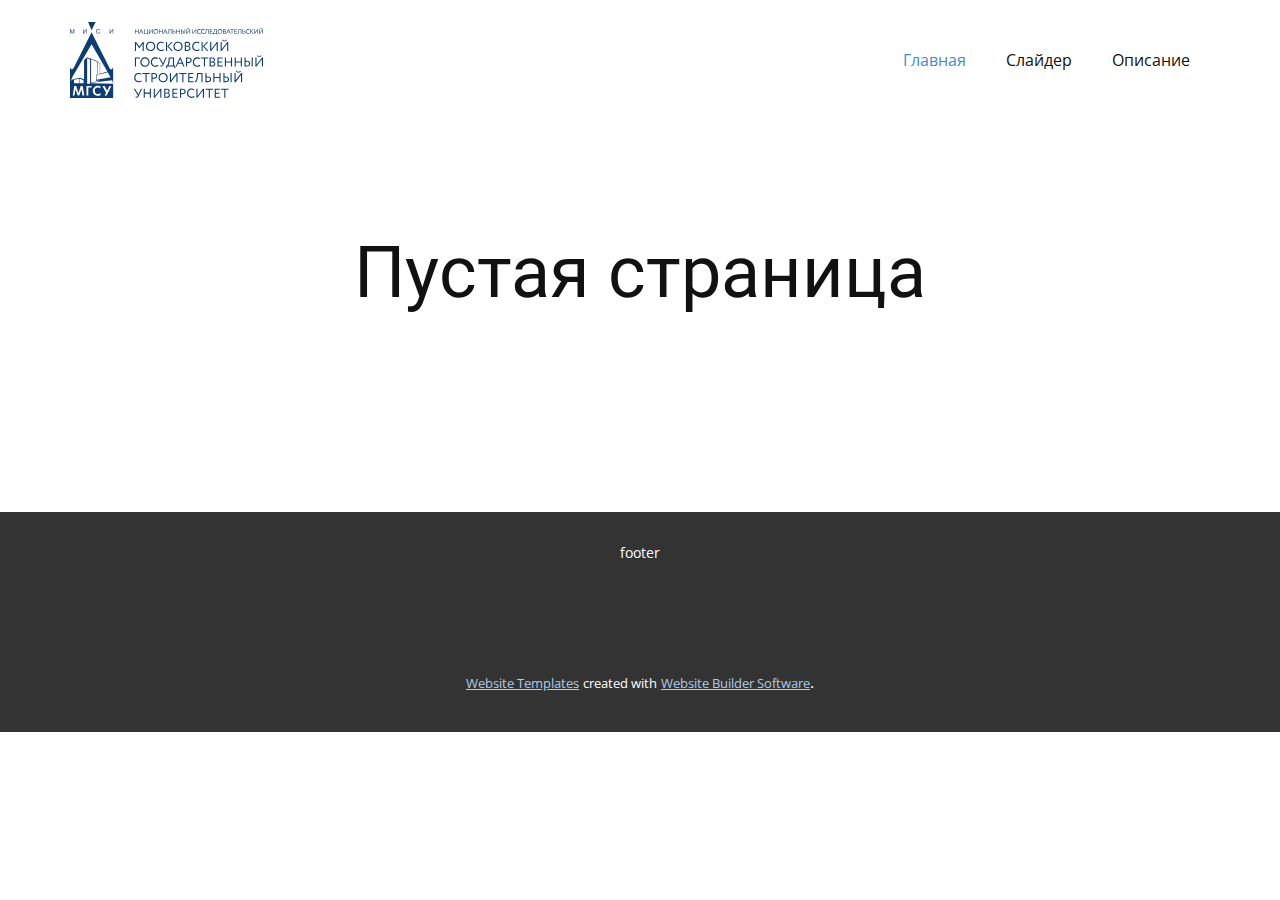
<file: Страница-1.html>
<!DOCTYPE html>
<html style="font-size: 16px;" lang="ru"><head>
    <meta name="viewport" content="width=device-width, initial-scale=1.0">
    <meta charset="utf-8">
    <meta name="keywords" content="Пустая страница">
    <meta name="description" content="">
    <title>Страница 1</title>
    <link rel="stylesheet" href="nicepage.css" media="screen">
<link rel="stylesheet" href="Страница-1.css" media="screen">
    <script class="u-script" type="text/javascript" src="jquery-1.9.1.min.js" defer=""></script>
    <script class="u-script" type="text/javascript" src="nicepage.js" defer=""></script>
    <meta name="generator" content="Nicepage 6.0.13, nicepage.com">
    <link id="u-theme-google-font" rel="stylesheet" href="https://fonts.googleapis.com/css?family=Roboto:100,100i,300,300i,400,400i,500,500i,700,700i,900,900i|Open+Sans:300,300i,400,400i,500,500i,600,600i,700,700i,800,800i">
    
    
    
    <script type="application/ld+json">{
		"@context": "http://schema.org",
		"@type": "Organization",
		"name": "",
		"logo": "images/logomgsu.svg"
}</script>
    <meta name="theme-color" content="#478ac9">
    <meta property="og:title" content="Страница 1">
    <meta property="og:type" content="website">
  <meta data-intl-tel-input-cdn-path="intlTelInput/"></head>
  <body data-path-to-root="./" data-include-products="false" class="u-body u-xl-mode" data-lang="ru"><header class="u-clearfix u-header u-header" id="sec-5390"><div class="u-clearfix u-sheet u-sheet-1">
        <a href="https://nicepage.com" class="u-image u-logo u-image-1" data-image-width="649" data-image-height="255">
          <img src="images/logomgsu.svg" class="u-logo-image u-logo-image-1">
        </a>
        <nav class="u-menu u-menu-dropdown u-offcanvas u-menu-1">
          <div class="menu-collapse" style="font-size: 1rem; letter-spacing: 0px;">
            <a class="u-button-style u-custom-left-right-menu-spacing u-custom-padding-bottom u-custom-top-bottom-menu-spacing u-nav-link u-text-active-palette-1-base u-text-hover-palette-2-base" href="#">
              <svg class="u-svg-link" viewBox="0 0 24 24"><use xlink:href="#menu-hamburger"></use></svg>
              <svg class="u-svg-content" version="1.1" id="menu-hamburger" viewBox="0 0 16 16" x="0px" y="0px" xmlns:xlink="http://www.w3.org/1999/xlink" xmlns="http://www.w3.org/2000/svg"><g><rect y="1" width="16" height="2"></rect><rect y="7" width="16" height="2"></rect><rect y="13" width="16" height="2"></rect>
</g></svg>
            </a>
          </div>
          <div class="u-custom-menu u-nav-container">
            <ul class="u-nav u-unstyled u-nav-1"><li class="u-nav-item"><a class="u-button-style u-nav-link u-text-active-palette-1-base u-text-hover-palette-2-base" href="Главная.html" style="padding: 10px 20px;">Главная</a><div class="u-nav-popup"><ul class="u-h-spacing-20 u-nav u-unstyled u-v-spacing-10"><li class="u-nav-item"><a class="u-button-style u-nav-link u-white" href="Страница-1.html">Пустая страница</a>
</li><li class="u-nav-item"><a class="u-button-style u-nav-link u-white" href="Страница-2.html">Вторая пустая страница</a>
</li></ul>
</div>
</li><li class="u-nav-item"><a class="u-button-style u-nav-link u-text-active-palette-1-base u-text-hover-palette-2-base" href="Слайдер.html" style="padding: 10px 20px;">Слайдер</a>
</li><li class="u-nav-item"><a class="u-button-style u-nav-link u-text-active-palette-1-base u-text-hover-palette-2-base" href="Описание.html" style="padding: 10px 20px;">Описание</a>
</li></ul>
          </div>
          <div class="u-custom-menu u-nav-container-collapse">
            <div class="u-black u-container-style u-inner-container-layout u-opacity u-opacity-95 u-sidenav">
              <div class="u-inner-container-layout u-sidenav-overflow">
                <div class="u-menu-close"></div>
                <ul class="u-align-center u-nav u-popupmenu-items u-unstyled u-nav-3"><li class="u-nav-item"><a class="u-button-style u-nav-link" href="Главная.html">Главная</a><div class="u-nav-popup"><ul class="u-h-spacing-20 u-nav u-unstyled u-v-spacing-10"><li class="u-nav-item"><a class="u-button-style u-nav-link" href="Страница-1.html">Пустая страница</a>
</li><li class="u-nav-item"><a class="u-button-style u-nav-link" href="Страница-2.html">Вторая пустая страница</a>
</li></ul>
</div>
</li><li class="u-nav-item"><a class="u-button-style u-nav-link" href="Слайдер.html">Слайдер</a>
</li><li class="u-nav-item"><a class="u-button-style u-nav-link" href="Описание.html">Описание</a>
</li></ul>
              </div>
            </div>
            <div class="u-black u-menu-overlay u-opacity u-opacity-70"></div>
          </div>
        </nav>
      </div></header>
    <section class="u-clearfix u-section-1" id="sec-222f">
      <div class="u-clearfix u-sheet u-sheet-1">
        <h1 class="u-align-center u-text u-text-default u-text-1">Пустая страница</h1>
      </div>
    </section>
    
    
    
    <footer class="u-align-center u-clearfix u-footer u-grey-80 u-footer" id="sec-2a8d"><div class="u-clearfix u-sheet u-sheet-1">
        <p class="u-small-text u-text u-text-variant u-text-1">footer</p>
      </div></footer>
    <section class="u-backlink u-clearfix u-grey-80">
      <a class="u-link" href="https://nicepage.com/website-templates" target="_blank">
        <span>Website Templates</span>
      </a>
      <p class="u-text">
        <span>created with</span>
      </p>
      <a class="u-link" href="" target="_blank">
        <span>Website Builder Software</span>
      </a>. 
    </section>
  
</body></html>
</file>
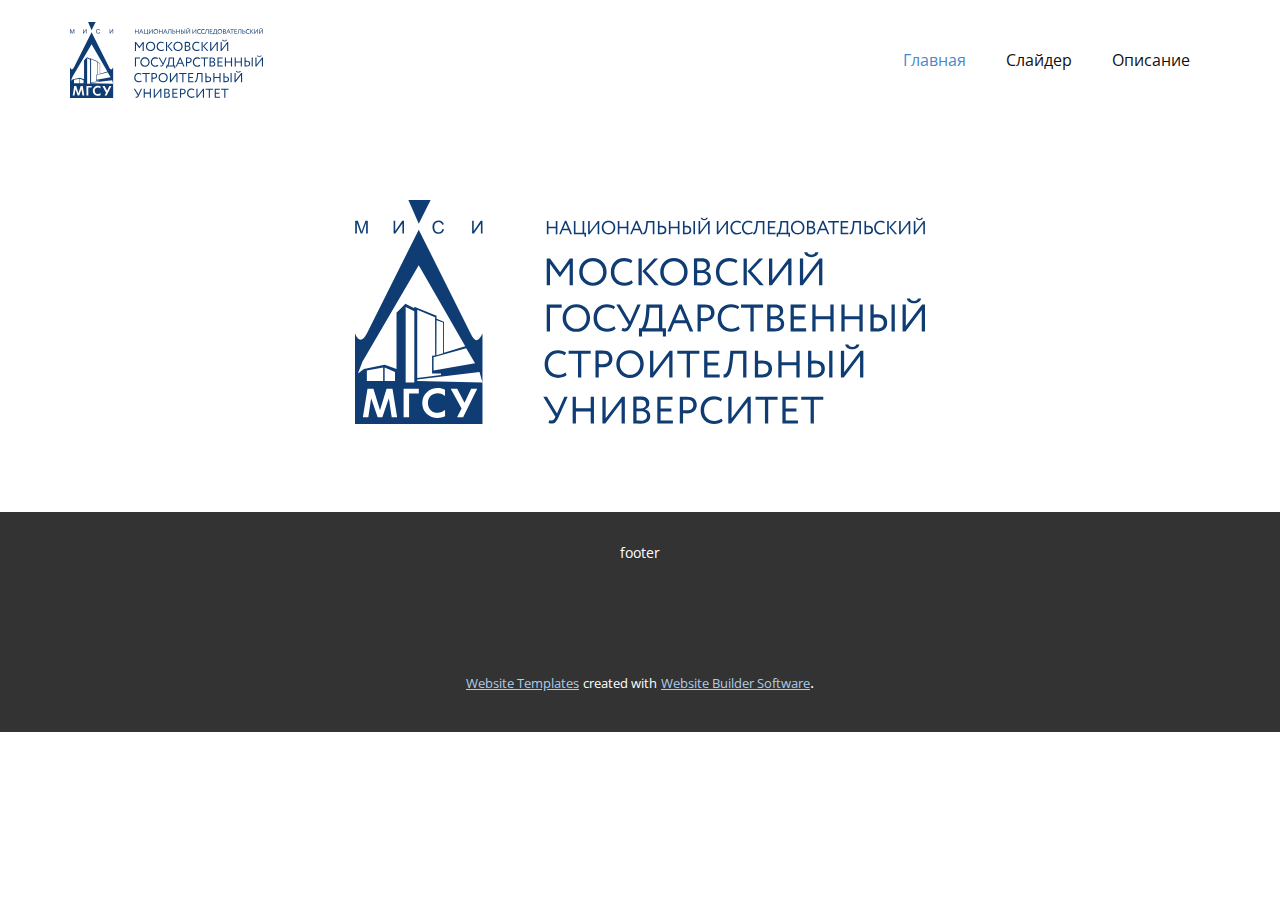
<file: Страница-2.html>
<!DOCTYPE html>
<html style="font-size: 16px;" lang="ru"><head>
    <meta name="viewport" content="width=device-width, initial-scale=1.0">
    <meta charset="utf-8">
    <meta name="keywords" content="">
    <meta name="description" content="">
    <title>Страница 2</title>
    <link rel="stylesheet" href="nicepage.css" media="screen">
<link rel="stylesheet" href="Страница-2.css" media="screen">
    <script class="u-script" type="text/javascript" src="jquery-1.9.1.min.js" defer=""></script>
    <script class="u-script" type="text/javascript" src="nicepage.js" defer=""></script>
    <meta name="generator" content="Nicepage 6.0.13, nicepage.com">
    <link id="u-theme-google-font" rel="stylesheet" href="https://fonts.googleapis.com/css?family=Roboto:100,100i,300,300i,400,400i,500,500i,700,700i,900,900i|Open+Sans:300,300i,400,400i,500,500i,600,600i,700,700i,800,800i">
    
    
    
    <script type="application/ld+json">{
		"@context": "http://schema.org",
		"@type": "Organization",
		"name": "",
		"logo": "images/logomgsu.svg"
}</script>
    <meta name="theme-color" content="#478ac9">
    <meta property="og:title" content="Страница 2">
    <meta property="og:type" content="website">
  <meta data-intl-tel-input-cdn-path="intlTelInput/"></head>
  <body data-path-to-root="./" data-include-products="false" class="u-body u-xl-mode" data-lang="ru"><header class="u-clearfix u-header u-header" id="sec-5390"><div class="u-clearfix u-sheet u-sheet-1">
        <a href="https://nicepage.com" class="u-image u-logo u-image-1" data-image-width="649" data-image-height="255">
          <img src="images/logomgsu.svg" class="u-logo-image u-logo-image-1">
        </a>
        <nav class="u-menu u-menu-dropdown u-offcanvas u-menu-1">
          <div class="menu-collapse" style="font-size: 1rem; letter-spacing: 0px;">
            <a class="u-button-style u-custom-left-right-menu-spacing u-custom-padding-bottom u-custom-top-bottom-menu-spacing u-nav-link u-text-active-palette-1-base u-text-hover-palette-2-base" href="#">
              <svg class="u-svg-link" viewBox="0 0 24 24"><use xlink:href="#menu-hamburger"></use></svg>
              <svg class="u-svg-content" version="1.1" id="menu-hamburger" viewBox="0 0 16 16" x="0px" y="0px" xmlns:xlink="http://www.w3.org/1999/xlink" xmlns="http://www.w3.org/2000/svg"><g><rect y="1" width="16" height="2"></rect><rect y="7" width="16" height="2"></rect><rect y="13" width="16" height="2"></rect>
</g></svg>
            </a>
          </div>
          <div class="u-custom-menu u-nav-container">
            <ul class="u-nav u-unstyled u-nav-1"><li class="u-nav-item"><a class="u-button-style u-nav-link u-text-active-palette-1-base u-text-hover-palette-2-base" href="Главная.html" style="padding: 10px 20px;">Главная</a><div class="u-nav-popup"><ul class="u-h-spacing-20 u-nav u-unstyled u-v-spacing-10"><li class="u-nav-item"><a class="u-button-style u-nav-link u-white" href="Страница-1.html">Пустая страница</a>
</li><li class="u-nav-item"><a class="u-button-style u-nav-link u-white" href="Страница-2.html">Вторая пустая страница</a>
</li></ul>
</div>
</li><li class="u-nav-item"><a class="u-button-style u-nav-link u-text-active-palette-1-base u-text-hover-palette-2-base" href="Слайдер.html" style="padding: 10px 20px;">Слайдер</a>
</li><li class="u-nav-item"><a class="u-button-style u-nav-link u-text-active-palette-1-base u-text-hover-palette-2-base" href="Описание.html" style="padding: 10px 20px;">Описание</a>
</li></ul>
          </div>
          <div class="u-custom-menu u-nav-container-collapse">
            <div class="u-black u-container-style u-inner-container-layout u-opacity u-opacity-95 u-sidenav">
              <div class="u-inner-container-layout u-sidenav-overflow">
                <div class="u-menu-close"></div>
                <ul class="u-align-center u-nav u-popupmenu-items u-unstyled u-nav-3"><li class="u-nav-item"><a class="u-button-style u-nav-link" href="Главная.html">Главная</a><div class="u-nav-popup"><ul class="u-h-spacing-20 u-nav u-unstyled u-v-spacing-10"><li class="u-nav-item"><a class="u-button-style u-nav-link" href="Страница-1.html">Пустая страница</a>
</li><li class="u-nav-item"><a class="u-button-style u-nav-link" href="Страница-2.html">Вторая пустая страница</a>
</li></ul>
</div>
</li><li class="u-nav-item"><a class="u-button-style u-nav-link" href="Слайдер.html">Слайдер</a>
</li><li class="u-nav-item"><a class="u-button-style u-nav-link" href="Описание.html">Описание</a>
</li></ul>
              </div>
            </div>
            <div class="u-black u-menu-overlay u-opacity u-opacity-70"></div>
          </div>
        </nav>
      </div></header>
    <section class="u-clearfix u-section-1" id="sec-b65a">
      <div class="u-clearfix u-sheet u-valign-middle u-sheet-1">
        <img class="u-image u-image-default u-image-1" src="images/logomgsu.svg" alt="" data-image-width="649" data-image-height="255">
      </div>
    </section>
    
    
    
    <footer class="u-align-center u-clearfix u-footer u-grey-80 u-footer" id="sec-2a8d"><div class="u-clearfix u-sheet u-sheet-1">
        <p class="u-small-text u-text u-text-variant u-text-1">footer</p>
      </div></footer>
    <section class="u-backlink u-clearfix u-grey-80">
      <a class="u-link" href="https://nicepage.com/website-templates" target="_blank">
        <span>Website Templates</span>
      </a>
      <p class="u-text">
        <span>created with</span>
      </p>
      <a class="u-link" href="" target="_blank">
        <span>Website Builder Software</span>
      </a>. 
    </section>
  
</body></html>
</file>
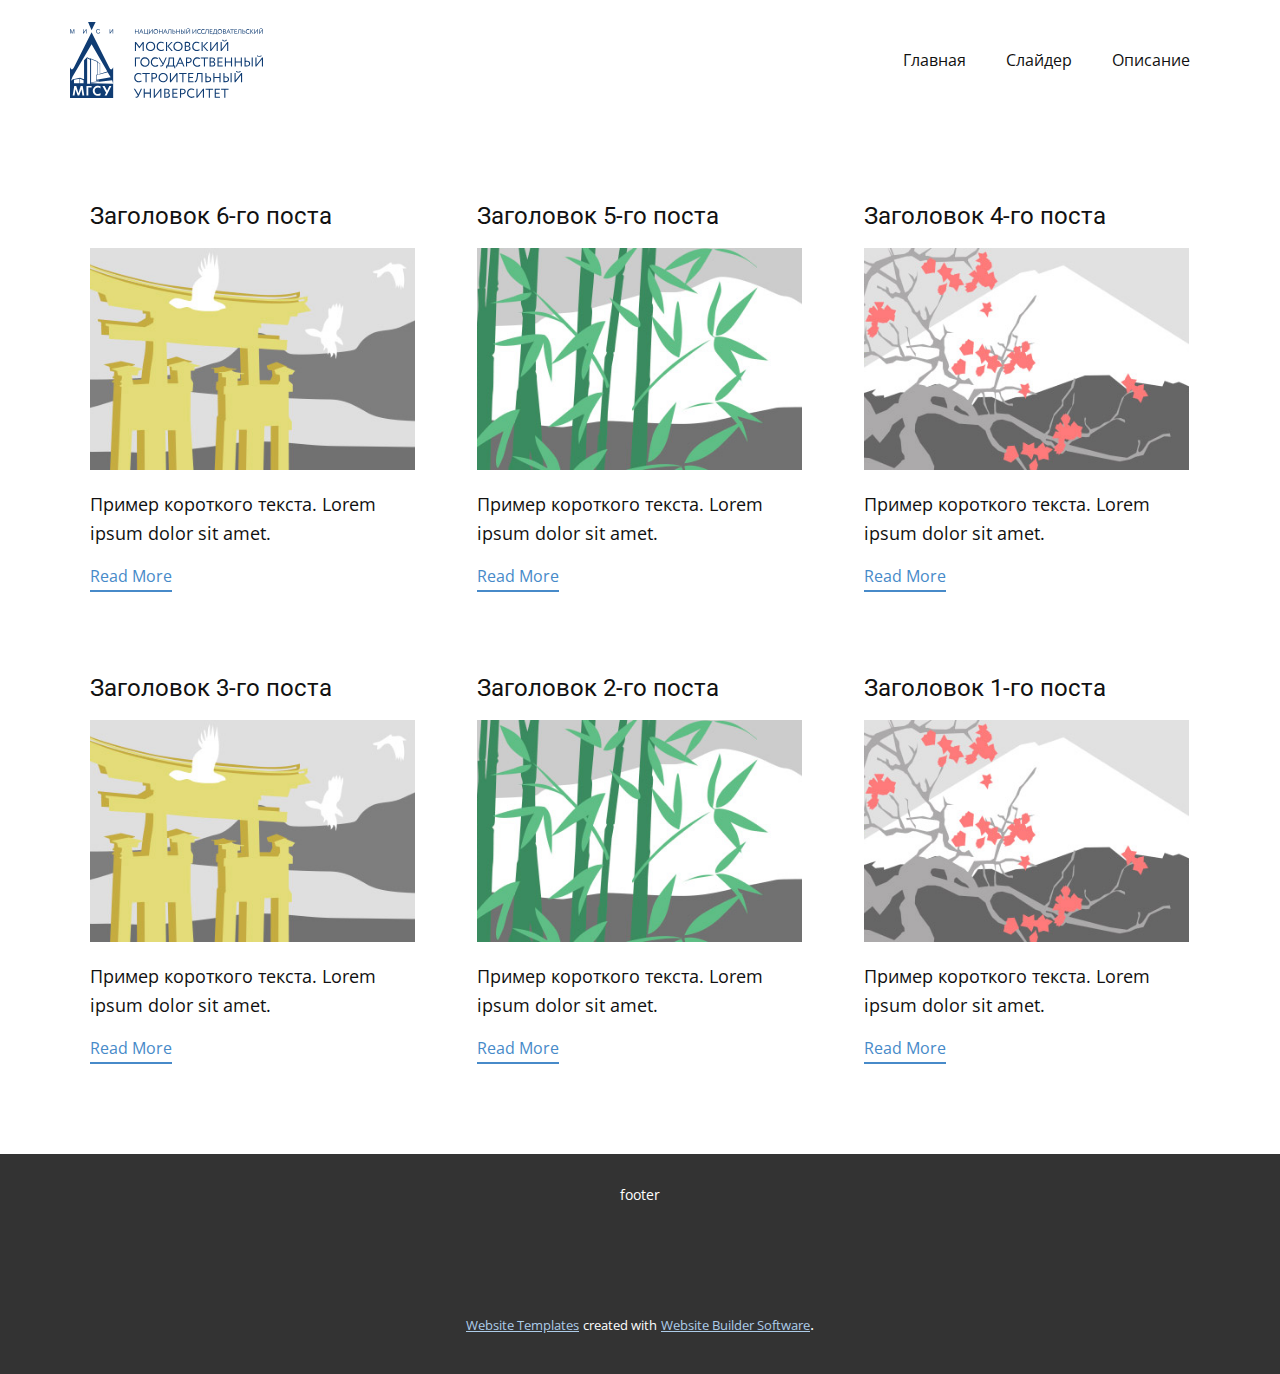
<file: blog/blog.html>
<!DOCTYPE html>
<html style="font-size: 16px;" lang="ru"><head>
    <meta name="viewport" content="width=device-width, initial-scale=1.0">
    <meta charset="utf-8">
    <meta name="keywords" content="">
    <meta name="description" content="">
    <title>Блог</title>
    <link rel="stylesheet" href="../nicepage.css" media="screen">
<link rel="stylesheet" href="../Blog-Template.css" media="screen">
    <script class="u-script" type="text/javascript" src="../jquery-1.9.1.min.js" defer=""></script>
    <script class="u-script" type="text/javascript" src="../nicepage.js" defer=""></script>
    <meta name="generator" content="Nicepage 6.0.13, nicepage.com">
    <link id="u-theme-google-font" rel="stylesheet" href="https://fonts.googleapis.com/css?family=Roboto:100,100i,300,300i,400,400i,500,500i,700,700i,900,900i|Open+Sans:300,300i,400,400i,500,500i,600,600i,700,700i,800,800i">
    
    
    
    <script type="application/ld+json">{
		"@context": "http://schema.org",
		"@type": "Organization",
		"name": "",
		"logo": "images/logomgsu.svg"
}</script>
    <meta name="theme-color" content="#478ac9">
  <meta data-intl-tel-input-cdn-path="intlTelInput/"></head>
  <body data-path-to-root="./" data-include-products="false" class="u-body u-xl-mode" data-lang="ru"><header class="u-clearfix u-header u-header" id="sec-5390"><div class="u-clearfix u-sheet u-sheet-1">
        <a href="https://nicepage.com" class="u-image u-logo u-image-1" data-image-width="649" data-image-height="255">
          <img src="../images/logomgsu.svg" class="u-logo-image u-logo-image-1">
        </a>
        <nav class="u-menu u-menu-dropdown u-offcanvas u-menu-1">
          <div class="menu-collapse" style="font-size: 1rem; letter-spacing: 0px;">
            <a class="u-button-style u-custom-left-right-menu-spacing u-custom-padding-bottom u-custom-top-bottom-menu-spacing u-nav-link u-text-active-palette-1-base u-text-hover-palette-2-base" href="#">
              <svg class="u-svg-link" viewBox="0 0 24 24"><use xlink:href="#menu-hamburger"></use></svg>
              <svg class="u-svg-content" version="1.1" id="menu-hamburger" viewBox="0 0 16 16" x="0px" y="0px" xmlns:xlink="http://www.w3.org/1999/xlink" xmlns="http://www.w3.org/2000/svg"><g><rect y="1" width="16" height="2"></rect><rect y="7" width="16" height="2"></rect><rect y="13" width="16" height="2"></rect>
</g></svg>
            </a>
          </div>
          <div class="u-custom-menu u-nav-container">
            <ul class="u-nav u-unstyled u-nav-1"><li class="u-nav-item"><a class="u-button-style u-nav-link u-text-active-palette-1-base u-text-hover-palette-2-base" href="../Главная.html" style="padding: 10px 20px;">Главная</a><div class="u-nav-popup"><ul class="u-h-spacing-20 u-nav u-unstyled u-v-spacing-10"><li class="u-nav-item"><a class="u-button-style u-nav-link u-white" href="../Страница-1.html">Пустая страница</a>
</li><li class="u-nav-item"><a class="u-button-style u-nav-link u-white" href="../Страница-2.html">Вторая пустая страница</a>
</li></ul>
</div>
</li><li class="u-nav-item"><a class="u-button-style u-nav-link u-text-active-palette-1-base u-text-hover-palette-2-base" href="../Слайдер.html" style="padding: 10px 20px;">Слайдер</a>
</li><li class="u-nav-item"><a class="u-button-style u-nav-link u-text-active-palette-1-base u-text-hover-palette-2-base" href="../Описание.html" style="padding: 10px 20px;">Описание</a>
</li></ul>
          </div>
          <div class="u-custom-menu u-nav-container-collapse">
            <div class="u-black u-container-style u-inner-container-layout u-opacity u-opacity-95 u-sidenav">
              <div class="u-inner-container-layout u-sidenav-overflow">
                <div class="u-menu-close"></div>
                <ul class="u-align-center u-nav u-popupmenu-items u-unstyled u-nav-3"><li class="u-nav-item"><a class="u-button-style u-nav-link" href="../Главная.html">Главная</a><div class="u-nav-popup"><ul class="u-h-spacing-20 u-nav u-unstyled u-v-spacing-10"><li class="u-nav-item"><a class="u-button-style u-nav-link" href="../Страница-1.html">Пустая страница</a>
</li><li class="u-nav-item"><a class="u-button-style u-nav-link" href="../Страница-2.html">Вторая пустая страница</a>
</li></ul>
</div>
</li><li class="u-nav-item"><a class="u-button-style u-nav-link" href="../Слайдер.html">Слайдер</a>
</li><li class="u-nav-item"><a class="u-button-style u-nav-link" href="../Описание.html">Описание</a>
</li></ul>
              </div>
            </div>
            <div class="u-black u-menu-overlay u-opacity u-opacity-70"></div>
          </div>
        </nav>
      </div></header>
    <section class="u-clearfix u-section-1" id="sec-34ef">
      <div class="u-clearfix u-sheet u-valign-middle u-sheet-1"><!--blog--><!--blog_options_json--><!--{"type":"Recent","source":"","tags":"","count":""}--><!--/blog_options_json-->
        <div class="u-blog u-expanded-width u-repeater u-repeater-1"><!--blog_post-->
          <div class="u-blog-post u-container-style u-repeater-item u-white u-repeater-item-1">
            <div class="u-container-layout u-similar-container u-valign-top u-container-layout-1"><!--blog_post_header-->
              <h4 class="u-blog-control u-text u-text-1">
                <a class="u-post-header-link" href="../blog/пост-5.html">Заголовок 6-го поста</a>
              </h4><!--/blog_post_header--><!--blog_post_image-->
              <a class="u-post-header-link" href="../blog/пост-5.html"><img alt="" class="u-blog-control u-expanded-width u-image u-image-default u-image-1" src="../images/8ad73f3c.jpeg"></a><!--/blog_post_image--><!--blog_post_content-->
              <div class="u-blog-control u-post-content u-text u-text-2 fr-view">Пример короткого текста. Lorem ipsum dolor sit amet.</div><!--/blog_post_content--><!--blog_post_readmore-->
              <a href="../blog/пост-5.html" class="u-blog-control u-border-2 u-border-palette-1-base u-btn u-btn-rectangle u-button-style u-none u-btn-1"><!--blog_post_readmore_content--><!--options_json--><!--{"content":"Read More","defaultValue":"Читать дальше"}--><!--/options_json-->Read More<!--/blog_post_readmore_content--></a><!--/blog_post_readmore-->
            </div>
          </div><div class="u-blog-post u-container-style u-repeater-item u-video-cover u-white">
            <div class="u-container-layout u-similar-container u-valign-top u-container-layout-2"><!--blog_post_header-->
              <h4 class="u-blog-control u-text u-text-3">
                <a class="u-post-header-link" href="../blog/пост-4.html">Заголовок 5-го поста</a>
              </h4><!--/blog_post_header--><!--blog_post_image-->
              <a class="u-post-header-link" href="../blog/пост-4.html"><img alt="" class="u-blog-control u-expanded-width u-image u-image-default u-image-2" src="../images/68f64b9d.jpeg"></a><!--/blog_post_image--><!--blog_post_content-->
              <div class="u-blog-control u-post-content u-text u-text-4 fr-view">Пример короткого текста. Lorem ipsum dolor sit amet.</div><!--/blog_post_content--><!--blog_post_readmore-->
              <a href="../blog/пост-4.html" class="u-blog-control u-border-2 u-border-palette-1-base u-btn u-btn-rectangle u-button-style u-none u-btn-2"><!--blog_post_readmore_content--><!--options_json--><!--{"content":"Read More","defaultValue":"Читать дальше"}--><!--/options_json-->Read More<!--/blog_post_readmore_content--></a><!--/blog_post_readmore-->
            </div>
          </div><div class="u-blog-post u-container-style u-repeater-item u-video-cover u-white">
            <div class="u-container-layout u-similar-container u-valign-top u-container-layout-3"><!--blog_post_header-->
              <h4 class="u-blog-control u-text u-text-5">
                <a class="u-post-header-link" href="../blog/пост-3.html">Заголовок 4-го поста</a>
              </h4><!--/blog_post_header--><!--blog_post_image-->
              <a class="u-post-header-link" href="../blog/пост-3.html"><img alt="" class="u-blog-control u-expanded-width u-image u-image-default u-image-3" src="../images/0fd3416c.jpeg"></a><!--/blog_post_image--><!--blog_post_content-->
              <div class="u-blog-control u-post-content u-text u-text-6 fr-view">Пример короткого текста. Lorem ipsum dolor sit amet.</div><!--/blog_post_content--><!--blog_post_readmore-->
              <a href="../blog/пост-3.html" class="u-blog-control u-border-2 u-border-palette-1-base u-btn u-btn-rectangle u-button-style u-none u-btn-3"><!--blog_post_readmore_content--><!--options_json--><!--{"content":"Read More","defaultValue":"Читать дальше"}--><!--/options_json-->Read More<!--/blog_post_readmore_content--></a><!--/blog_post_readmore-->
            </div>
          </div><div class="u-blog-post u-container-style u-repeater-item u-white u-repeater-item-1">
            <div class="u-container-layout u-similar-container u-valign-top u-container-layout-1"><!--blog_post_header-->
              <h4 class="u-blog-control u-text u-text-1">
                <a class="u-post-header-link" href="../blog/пост-2.html">Заголовок 3-го поста</a>
              </h4><!--/blog_post_header--><!--blog_post_image-->
              <a class="u-post-header-link" href="../blog/пост-2.html"><img alt="" class="u-blog-control u-expanded-width u-image u-image-default u-image-1" src="../images/8ad73f3c.jpeg"></a><!--/blog_post_image--><!--blog_post_content-->
              <div class="u-blog-control u-post-content u-text u-text-2 fr-view">Пример короткого текста. Lorem ipsum dolor sit amet.</div><!--/blog_post_content--><!--blog_post_readmore-->
              <a href="../blog/пост-2.html" class="u-blog-control u-border-2 u-border-palette-1-base u-btn u-btn-rectangle u-button-style u-none u-btn-1"><!--blog_post_readmore_content--><!--options_json--><!--{"content":"Read More","defaultValue":"Читать дальше"}--><!--/options_json-->Read More<!--/blog_post_readmore_content--></a><!--/blog_post_readmore-->
            </div>
          </div><div class="u-blog-post u-container-style u-repeater-item u-video-cover u-white">
            <div class="u-container-layout u-similar-container u-valign-top u-container-layout-2"><!--blog_post_header-->
              <h4 class="u-blog-control u-text u-text-3">
                <a class="u-post-header-link" href="../blog/пост-1.html">Заголовок 2-го поста</a>
              </h4><!--/blog_post_header--><!--blog_post_image-->
              <a class="u-post-header-link" href="../blog/пост-1.html"><img alt="" class="u-blog-control u-expanded-width u-image u-image-default u-image-2" src="../images/68f64b9d.jpeg"></a><!--/blog_post_image--><!--blog_post_content-->
              <div class="u-blog-control u-post-content u-text u-text-4 fr-view">Пример короткого текста. Lorem ipsum dolor sit amet.</div><!--/blog_post_content--><!--blog_post_readmore-->
              <a href="../blog/пост-1.html" class="u-blog-control u-border-2 u-border-palette-1-base u-btn u-btn-rectangle u-button-style u-none u-btn-2"><!--blog_post_readmore_content--><!--options_json--><!--{"content":"Read More","defaultValue":"Читать дальше"}--><!--/options_json-->Read More<!--/blog_post_readmore_content--></a><!--/blog_post_readmore-->
            </div>
          </div><div class="u-blog-post u-container-style u-repeater-item u-video-cover u-white">
            <div class="u-container-layout u-similar-container u-valign-top u-container-layout-3"><!--blog_post_header-->
              <h4 class="u-blog-control u-text u-text-5">
                <a class="u-post-header-link" href="../blog/пост.html">Заголовок 1-го поста</a>
              </h4><!--/blog_post_header--><!--blog_post_image-->
              <a class="u-post-header-link" href="../blog/пост.html"><img alt="" class="u-blog-control u-expanded-width u-image u-image-default u-image-3" src="../images/0fd3416c.jpeg"></a><!--/blog_post_image--><!--blog_post_content-->
              <div class="u-blog-control u-post-content u-text u-text-6 fr-view">Пример короткого текста. Lorem ipsum dolor sit amet.</div><!--/blog_post_content--><!--blog_post_readmore-->
              <a href="../blog/пост.html" class="u-blog-control u-border-2 u-border-palette-1-base u-btn u-btn-rectangle u-button-style u-none u-btn-3"><!--blog_post_readmore_content--><!--options_json--><!--{"content":"Read More","defaultValue":"Читать дальше"}--><!--/options_json-->Read More<!--/blog_post_readmore_content--></a><!--/blog_post_readmore-->
            </div>
          </div><!--/blog_post--><!--blog_post-->
          <!--/blog_post--><!--blog_post-->
          <!--/blog_post-->
        </div><!--/blog-->
      </div>
    </section>
    
    
    
    <footer class="u-align-center u-clearfix u-footer u-grey-80 u-footer" id="sec-2a8d"><div class="u-clearfix u-sheet u-sheet-1">
        <p class="u-small-text u-text u-text-variant u-text-1">footer</p>
      </div></footer>
    <section class="u-backlink u-clearfix u-grey-80">
      <a class="u-link" href="https://nicepage.com/website-templates" target="_blank">
        <span>Website Templates</span>
      </a>
      <p class="u-text">
        <span>created with</span>
      </p>
      <a class="u-link" href="" target="_blank">
        <span>Website Builder Software</span>
      </a>. 
    </section>
  
</body></html>
</file>
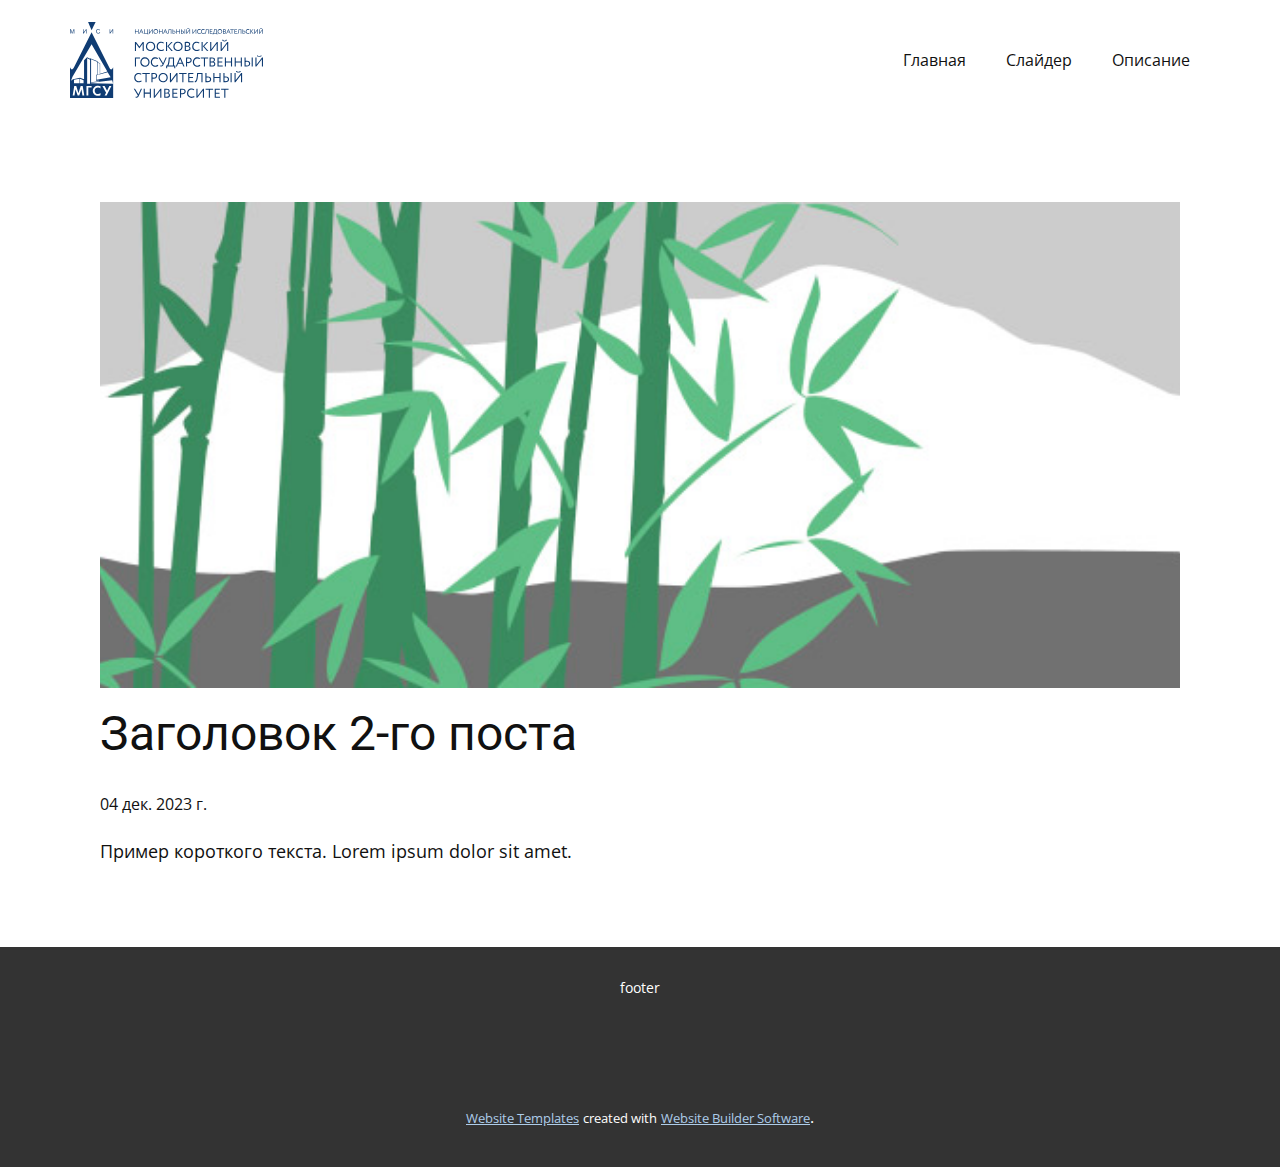
<file: blog/пост-1.html>
<!DOCTYPE html>
<html style="font-size: 16px;" lang="ru"><head>
    <meta name="viewport" content="width=device-width, initial-scale=1.0">
    <meta charset="utf-8">
    <meta name="keywords" content="Заголовок 1-го поста">
    <meta name="description" content="">
    <title>Заголовок 2-го поста</title>
    <link rel="stylesheet" href="../nicepage.css" media="screen">
<link rel="stylesheet" href="../Post-Template.css" media="screen">
    <script class="u-script" type="text/javascript" src="../jquery-1.9.1.min.js" defer=""></script>
    <script class="u-script" type="text/javascript" src="../nicepage.js" defer=""></script>
    <meta name="generator" content="Nicepage 6.0.13, nicepage.com">
    <link id="u-theme-google-font" rel="stylesheet" href="https://fonts.googleapis.com/css?family=Roboto:100,100i,300,300i,400,400i,500,500i,700,700i,900,900i|Open+Sans:300,300i,400,400i,500,500i,600,600i,700,700i,800,800i">
    
    
    
    <script type="application/ld+json">{
		"@context": "http://schema.org",
		"@type": "Organization",
		"name": "",
		"logo": "images/logomgsu.svg"
}</script>
    <meta name="theme-color" content="#478ac9">
  <meta data-intl-tel-input-cdn-path="intlTelInput/"></head>
  <body data-path-to-root="./" data-include-products="false" class="u-body u-xl-mode" data-lang="ru"><header class="u-clearfix u-header u-header" id="sec-5390"><div class="u-clearfix u-sheet u-sheet-1">
        <a href="https://nicepage.com" class="u-image u-logo u-image-1" data-image-width="649" data-image-height="255">
          <img src="../images/logomgsu.svg" class="u-logo-image u-logo-image-1">
        </a>
        <nav class="u-menu u-menu-dropdown u-offcanvas u-menu-1">
          <div class="menu-collapse" style="font-size: 1rem; letter-spacing: 0px;">
            <a class="u-button-style u-custom-left-right-menu-spacing u-custom-padding-bottom u-custom-top-bottom-menu-spacing u-nav-link u-text-active-palette-1-base u-text-hover-palette-2-base" href="#">
              <svg class="u-svg-link" viewBox="0 0 24 24"><use xlink:href="#menu-hamburger"></use></svg>
              <svg class="u-svg-content" version="1.1" id="menu-hamburger" viewBox="0 0 16 16" x="0px" y="0px" xmlns:xlink="http://www.w3.org/1999/xlink" xmlns="http://www.w3.org/2000/svg"><g><rect y="1" width="16" height="2"></rect><rect y="7" width="16" height="2"></rect><rect y="13" width="16" height="2"></rect>
</g></svg>
            </a>
          </div>
          <div class="u-custom-menu u-nav-container">
            <ul class="u-nav u-unstyled u-nav-1"><li class="u-nav-item"><a class="u-button-style u-nav-link u-text-active-palette-1-base u-text-hover-palette-2-base" href="../Главная.html" style="padding: 10px 20px;">Главная</a><div class="u-nav-popup"><ul class="u-h-spacing-20 u-nav u-unstyled u-v-spacing-10"><li class="u-nav-item"><a class="u-button-style u-nav-link u-white" href="../Страница-1.html">Пустая страница</a>
</li><li class="u-nav-item"><a class="u-button-style u-nav-link u-white" href="../Страница-2.html">Вторая пустая страница</a>
</li></ul>
</div>
</li><li class="u-nav-item"><a class="u-button-style u-nav-link u-text-active-palette-1-base u-text-hover-palette-2-base" href="../Слайдер.html" style="padding: 10px 20px;">Слайдер</a>
</li><li class="u-nav-item"><a class="u-button-style u-nav-link u-text-active-palette-1-base u-text-hover-palette-2-base" href="../Описание.html" style="padding: 10px 20px;">Описание</a>
</li></ul>
          </div>
          <div class="u-custom-menu u-nav-container-collapse">
            <div class="u-black u-container-style u-inner-container-layout u-opacity u-opacity-95 u-sidenav">
              <div class="u-inner-container-layout u-sidenav-overflow">
                <div class="u-menu-close"></div>
                <ul class="u-align-center u-nav u-popupmenu-items u-unstyled u-nav-3"><li class="u-nav-item"><a class="u-button-style u-nav-link" href="../Главная.html">Главная</a><div class="u-nav-popup"><ul class="u-h-spacing-20 u-nav u-unstyled u-v-spacing-10"><li class="u-nav-item"><a class="u-button-style u-nav-link" href="../Страница-1.html">Пустая страница</a>
</li><li class="u-nav-item"><a class="u-button-style u-nav-link" href="../Страница-2.html">Вторая пустая страница</a>
</li></ul>
</div>
</li><li class="u-nav-item"><a class="u-button-style u-nav-link" href="../Слайдер.html">Слайдер</a>
</li><li class="u-nav-item"><a class="u-button-style u-nav-link" href="../Описание.html">Описание</a>
</li></ul>
              </div>
            </div>
            <div class="u-black u-menu-overlay u-opacity u-opacity-70"></div>
          </div>
        </nav>
      </div></header>
    <section class="u-align-center u-clearfix u-section-1" id="sec-7e57">
      <div class="u-clearfix u-sheet u-valign-middle-md u-valign-middle-sm u-valign-middle-xs u-sheet-1"><!--post_details--><!--post_details_options_json--><!--{"source":""}--><!--/post_details_options_json--><!--blog_post-->
        <div class="u-container-style u-expanded-width u-post-details u-post-details-1">
          <div class="u-container-layout u-valign-middle u-container-layout-1"><!--blog_post_image-->
            <img alt="" class="u-blog-control u-expanded-width u-image u-image-default u-image-1" src="../images/68f64b9d.jpeg"><!--/blog_post_image--><!--blog_post_header-->
            <h2 class="u-blog-control u-text u-text-1">Заголовок 2-го поста</h2><!--/blog_post_header--><!--blog_post_metadata-->
            <div class="u-blog-control u-metadata u-metadata-1"><!--blog_post_metadata_date-->
              <span class="u-meta-date u-meta-icon">04 дек. 2023 г.</span><!--/blog_post_metadata_date--><!--blog_post_metadata_category-->
              <!--/blog_post_metadata_category--><!--blog_post_metadata_comments-->
              <!--/blog_post_metadata_comments-->
            </div><!--/blog_post_metadata--><!--blog_post_content-->
            <div class="u-align-justify u-blog-control u-post-content u-text u-text-2 fr-view">
  Пример короткого текста. Lorem ipsum dolor sit amet.
  </div><!--/blog_post_content-->
          </div>
        </div><!--/blog_post--><!--/post_details-->
      </div>
    </section>
    
    
    
    <footer class="u-align-center u-clearfix u-footer u-grey-80 u-footer" id="sec-2a8d"><div class="u-clearfix u-sheet u-sheet-1">
        <p class="u-small-text u-text u-text-variant u-text-1">footer</p>
      </div></footer>
    <section class="u-backlink u-clearfix u-grey-80">
      <a class="u-link" href="https://nicepage.com/website-templates" target="_blank">
        <span>Website Templates</span>
      </a>
      <p class="u-text">
        <span>created with</span>
      </p>
      <a class="u-link" href="" target="_blank">
        <span>Website Builder Software</span>
      </a>. 
    </section>
  
</body></html>
</file>
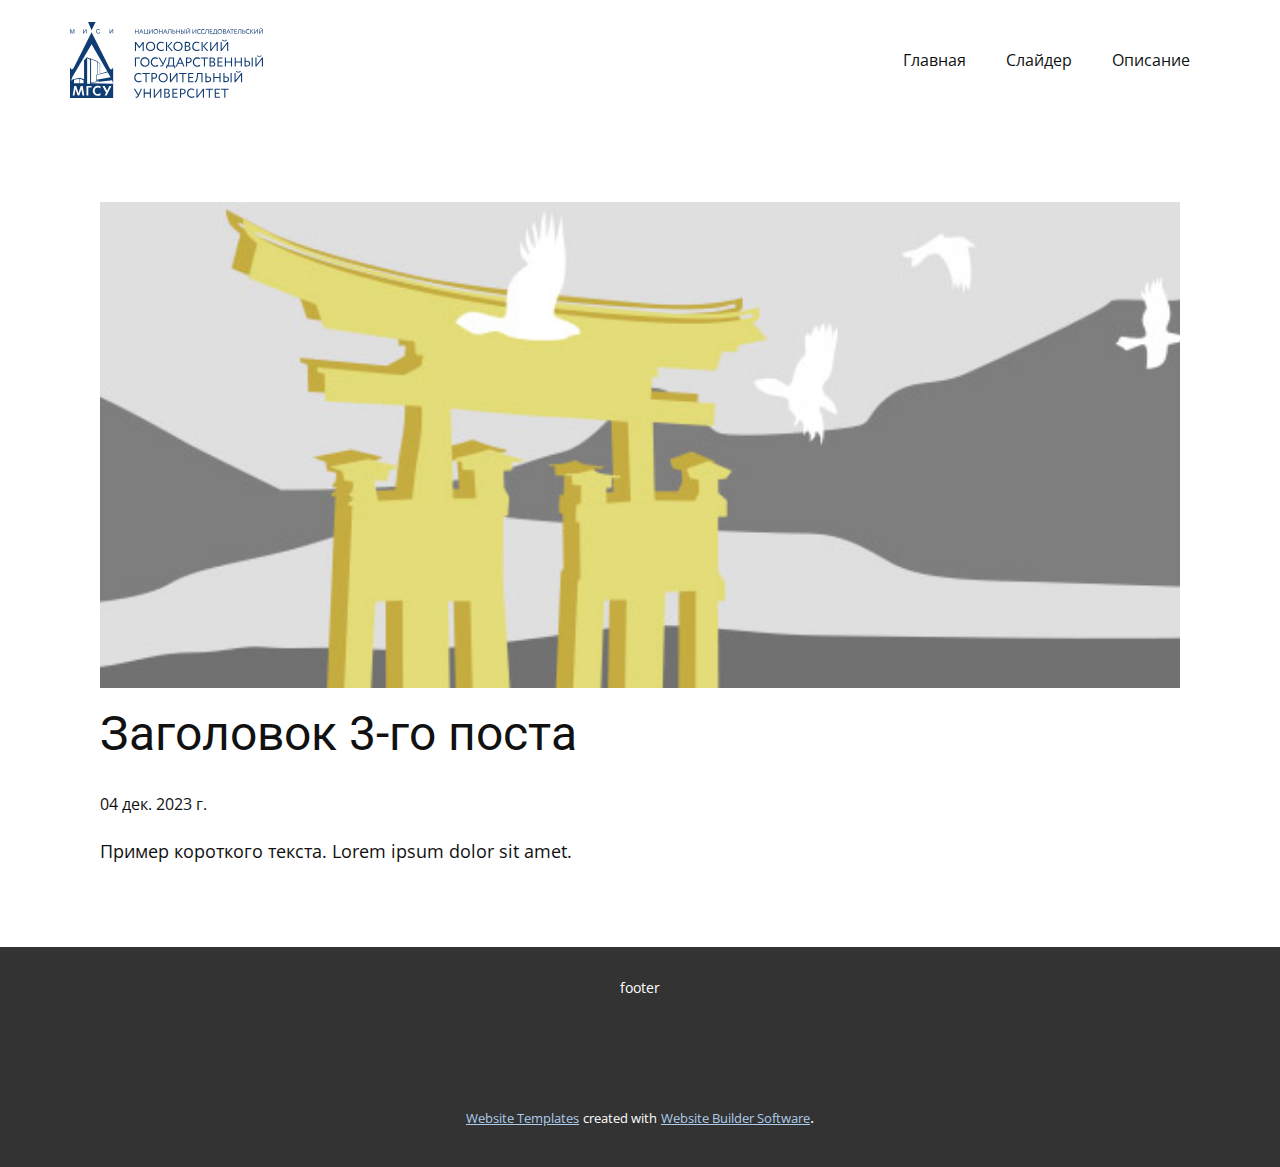
<file: blog/пост-2.html>
<!DOCTYPE html>
<html style="font-size: 16px;" lang="ru"><head>
    <meta name="viewport" content="width=device-width, initial-scale=1.0">
    <meta charset="utf-8">
    <meta name="keywords" content="Заголовок 1-го поста">
    <meta name="description" content="">
    <title>Заголовок 3-го поста</title>
    <link rel="stylesheet" href="../nicepage.css" media="screen">
<link rel="stylesheet" href="../Post-Template.css" media="screen">
    <script class="u-script" type="text/javascript" src="../jquery-1.9.1.min.js" defer=""></script>
    <script class="u-script" type="text/javascript" src="../nicepage.js" defer=""></script>
    <meta name="generator" content="Nicepage 6.0.13, nicepage.com">
    <link id="u-theme-google-font" rel="stylesheet" href="https://fonts.googleapis.com/css?family=Roboto:100,100i,300,300i,400,400i,500,500i,700,700i,900,900i|Open+Sans:300,300i,400,400i,500,500i,600,600i,700,700i,800,800i">
    
    
    
    <script type="application/ld+json">{
		"@context": "http://schema.org",
		"@type": "Organization",
		"name": "",
		"logo": "images/logomgsu.svg"
}</script>
    <meta name="theme-color" content="#478ac9">
  <meta data-intl-tel-input-cdn-path="intlTelInput/"></head>
  <body data-path-to-root="./" data-include-products="false" class="u-body u-xl-mode" data-lang="ru"><header class="u-clearfix u-header u-header" id="sec-5390"><div class="u-clearfix u-sheet u-sheet-1">
        <a href="https://nicepage.com" class="u-image u-logo u-image-1" data-image-width="649" data-image-height="255">
          <img src="../images/logomgsu.svg" class="u-logo-image u-logo-image-1">
        </a>
        <nav class="u-menu u-menu-dropdown u-offcanvas u-menu-1">
          <div class="menu-collapse" style="font-size: 1rem; letter-spacing: 0px;">
            <a class="u-button-style u-custom-left-right-menu-spacing u-custom-padding-bottom u-custom-top-bottom-menu-spacing u-nav-link u-text-active-palette-1-base u-text-hover-palette-2-base" href="#">
              <svg class="u-svg-link" viewBox="0 0 24 24"><use xlink:href="#menu-hamburger"></use></svg>
              <svg class="u-svg-content" version="1.1" id="menu-hamburger" viewBox="0 0 16 16" x="0px" y="0px" xmlns:xlink="http://www.w3.org/1999/xlink" xmlns="http://www.w3.org/2000/svg"><g><rect y="1" width="16" height="2"></rect><rect y="7" width="16" height="2"></rect><rect y="13" width="16" height="2"></rect>
</g></svg>
            </a>
          </div>
          <div class="u-custom-menu u-nav-container">
            <ul class="u-nav u-unstyled u-nav-1"><li class="u-nav-item"><a class="u-button-style u-nav-link u-text-active-palette-1-base u-text-hover-palette-2-base" href="../Главная.html" style="padding: 10px 20px;">Главная</a><div class="u-nav-popup"><ul class="u-h-spacing-20 u-nav u-unstyled u-v-spacing-10"><li class="u-nav-item"><a class="u-button-style u-nav-link u-white" href="../Страница-1.html">Пустая страница</a>
</li><li class="u-nav-item"><a class="u-button-style u-nav-link u-white" href="../Страница-2.html">Вторая пустая страница</a>
</li></ul>
</div>
</li><li class="u-nav-item"><a class="u-button-style u-nav-link u-text-active-palette-1-base u-text-hover-palette-2-base" href="../Слайдер.html" style="padding: 10px 20px;">Слайдер</a>
</li><li class="u-nav-item"><a class="u-button-style u-nav-link u-text-active-palette-1-base u-text-hover-palette-2-base" href="../Описание.html" style="padding: 10px 20px;">Описание</a>
</li></ul>
          </div>
          <div class="u-custom-menu u-nav-container-collapse">
            <div class="u-black u-container-style u-inner-container-layout u-opacity u-opacity-95 u-sidenav">
              <div class="u-inner-container-layout u-sidenav-overflow">
                <div class="u-menu-close"></div>
                <ul class="u-align-center u-nav u-popupmenu-items u-unstyled u-nav-3"><li class="u-nav-item"><a class="u-button-style u-nav-link" href="../Главная.html">Главная</a><div class="u-nav-popup"><ul class="u-h-spacing-20 u-nav u-unstyled u-v-spacing-10"><li class="u-nav-item"><a class="u-button-style u-nav-link" href="../Страница-1.html">Пустая страница</a>
</li><li class="u-nav-item"><a class="u-button-style u-nav-link" href="../Страница-2.html">Вторая пустая страница</a>
</li></ul>
</div>
</li><li class="u-nav-item"><a class="u-button-style u-nav-link" href="../Слайдер.html">Слайдер</a>
</li><li class="u-nav-item"><a class="u-button-style u-nav-link" href="../Описание.html">Описание</a>
</li></ul>
              </div>
            </div>
            <div class="u-black u-menu-overlay u-opacity u-opacity-70"></div>
          </div>
        </nav>
      </div></header>
    <section class="u-align-center u-clearfix u-section-1" id="sec-7e57">
      <div class="u-clearfix u-sheet u-valign-middle-md u-valign-middle-sm u-valign-middle-xs u-sheet-1"><!--post_details--><!--post_details_options_json--><!--{"source":""}--><!--/post_details_options_json--><!--blog_post-->
        <div class="u-container-style u-expanded-width u-post-details u-post-details-1">
          <div class="u-container-layout u-valign-middle u-container-layout-1"><!--blog_post_image-->
            <img alt="" class="u-blog-control u-expanded-width u-image u-image-default u-image-1" src="../images/8ad73f3c.jpeg"><!--/blog_post_image--><!--blog_post_header-->
            <h2 class="u-blog-control u-text u-text-1">Заголовок 3-го поста</h2><!--/blog_post_header--><!--blog_post_metadata-->
            <div class="u-blog-control u-metadata u-metadata-1"><!--blog_post_metadata_date-->
              <span class="u-meta-date u-meta-icon">04 дек. 2023 г.</span><!--/blog_post_metadata_date--><!--blog_post_metadata_category-->
              <!--/blog_post_metadata_category--><!--blog_post_metadata_comments-->
              <!--/blog_post_metadata_comments-->
            </div><!--/blog_post_metadata--><!--blog_post_content-->
            <div class="u-align-justify u-blog-control u-post-content u-text u-text-2 fr-view">
  Пример короткого текста. Lorem ipsum dolor sit amet.
  </div><!--/blog_post_content-->
          </div>
        </div><!--/blog_post--><!--/post_details-->
      </div>
    </section>
    
    
    
    <footer class="u-align-center u-clearfix u-footer u-grey-80 u-footer" id="sec-2a8d"><div class="u-clearfix u-sheet u-sheet-1">
        <p class="u-small-text u-text u-text-variant u-text-1">footer</p>
      </div></footer>
    <section class="u-backlink u-clearfix u-grey-80">
      <a class="u-link" href="https://nicepage.com/website-templates" target="_blank">
        <span>Website Templates</span>
      </a>
      <p class="u-text">
        <span>created with</span>
      </p>
      <a class="u-link" href="" target="_blank">
        <span>Website Builder Software</span>
      </a>. 
    </section>
  
</body></html>
</file>
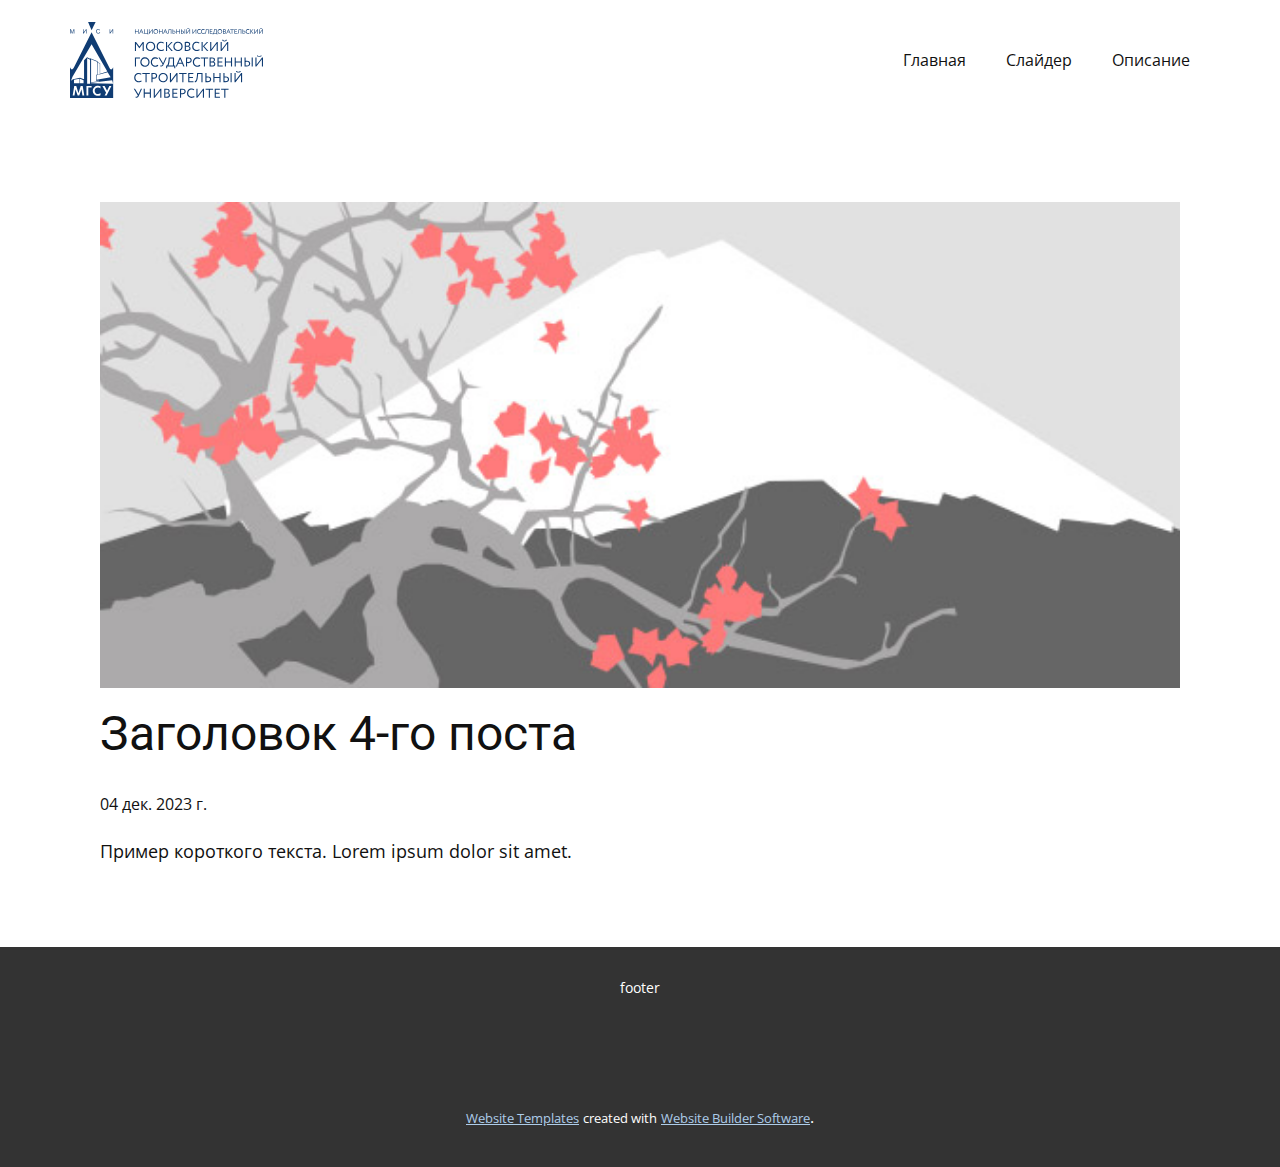
<file: blog/пост-3.html>
<!DOCTYPE html>
<html style="font-size: 16px;" lang="ru"><head>
    <meta name="viewport" content="width=device-width, initial-scale=1.0">
    <meta charset="utf-8">
    <meta name="keywords" content="Заголовок 1-го поста">
    <meta name="description" content="">
    <title>Заголовок 4-го поста</title>
    <link rel="stylesheet" href="../nicepage.css" media="screen">
<link rel="stylesheet" href="../Post-Template.css" media="screen">
    <script class="u-script" type="text/javascript" src="../jquery-1.9.1.min.js" defer=""></script>
    <script class="u-script" type="text/javascript" src="../nicepage.js" defer=""></script>
    <meta name="generator" content="Nicepage 6.0.13, nicepage.com">
    <link id="u-theme-google-font" rel="stylesheet" href="https://fonts.googleapis.com/css?family=Roboto:100,100i,300,300i,400,400i,500,500i,700,700i,900,900i|Open+Sans:300,300i,400,400i,500,500i,600,600i,700,700i,800,800i">
    
    
    
    <script type="application/ld+json">{
		"@context": "http://schema.org",
		"@type": "Organization",
		"name": "",
		"logo": "images/logomgsu.svg"
}</script>
    <meta name="theme-color" content="#478ac9">
  <meta data-intl-tel-input-cdn-path="intlTelInput/"></head>
  <body data-path-to-root="./" data-include-products="false" class="u-body u-xl-mode" data-lang="ru"><header class="u-clearfix u-header u-header" id="sec-5390"><div class="u-clearfix u-sheet u-sheet-1">
        <a href="https://nicepage.com" class="u-image u-logo u-image-1" data-image-width="649" data-image-height="255">
          <img src="../images/logomgsu.svg" class="u-logo-image u-logo-image-1">
        </a>
        <nav class="u-menu u-menu-dropdown u-offcanvas u-menu-1">
          <div class="menu-collapse" style="font-size: 1rem; letter-spacing: 0px;">
            <a class="u-button-style u-custom-left-right-menu-spacing u-custom-padding-bottom u-custom-top-bottom-menu-spacing u-nav-link u-text-active-palette-1-base u-text-hover-palette-2-base" href="#">
              <svg class="u-svg-link" viewBox="0 0 24 24"><use xlink:href="#menu-hamburger"></use></svg>
              <svg class="u-svg-content" version="1.1" id="menu-hamburger" viewBox="0 0 16 16" x="0px" y="0px" xmlns:xlink="http://www.w3.org/1999/xlink" xmlns="http://www.w3.org/2000/svg"><g><rect y="1" width="16" height="2"></rect><rect y="7" width="16" height="2"></rect><rect y="13" width="16" height="2"></rect>
</g></svg>
            </a>
          </div>
          <div class="u-custom-menu u-nav-container">
            <ul class="u-nav u-unstyled u-nav-1"><li class="u-nav-item"><a class="u-button-style u-nav-link u-text-active-palette-1-base u-text-hover-palette-2-base" href="../Главная.html" style="padding: 10px 20px;">Главная</a><div class="u-nav-popup"><ul class="u-h-spacing-20 u-nav u-unstyled u-v-spacing-10"><li class="u-nav-item"><a class="u-button-style u-nav-link u-white" href="../Страница-1.html">Пустая страница</a>
</li><li class="u-nav-item"><a class="u-button-style u-nav-link u-white" href="../Страница-2.html">Вторая пустая страница</a>
</li></ul>
</div>
</li><li class="u-nav-item"><a class="u-button-style u-nav-link u-text-active-palette-1-base u-text-hover-palette-2-base" href="../Слайдер.html" style="padding: 10px 20px;">Слайдер</a>
</li><li class="u-nav-item"><a class="u-button-style u-nav-link u-text-active-palette-1-base u-text-hover-palette-2-base" href="../Описание.html" style="padding: 10px 20px;">Описание</a>
</li></ul>
          </div>
          <div class="u-custom-menu u-nav-container-collapse">
            <div class="u-black u-container-style u-inner-container-layout u-opacity u-opacity-95 u-sidenav">
              <div class="u-inner-container-layout u-sidenav-overflow">
                <div class="u-menu-close"></div>
                <ul class="u-align-center u-nav u-popupmenu-items u-unstyled u-nav-3"><li class="u-nav-item"><a class="u-button-style u-nav-link" href="../Главная.html">Главная</a><div class="u-nav-popup"><ul class="u-h-spacing-20 u-nav u-unstyled u-v-spacing-10"><li class="u-nav-item"><a class="u-button-style u-nav-link" href="../Страница-1.html">Пустая страница</a>
</li><li class="u-nav-item"><a class="u-button-style u-nav-link" href="../Страница-2.html">Вторая пустая страница</a>
</li></ul>
</div>
</li><li class="u-nav-item"><a class="u-button-style u-nav-link" href="../Слайдер.html">Слайдер</a>
</li><li class="u-nav-item"><a class="u-button-style u-nav-link" href="../Описание.html">Описание</a>
</li></ul>
              </div>
            </div>
            <div class="u-black u-menu-overlay u-opacity u-opacity-70"></div>
          </div>
        </nav>
      </div></header>
    <section class="u-align-center u-clearfix u-section-1" id="sec-7e57">
      <div class="u-clearfix u-sheet u-valign-middle-md u-valign-middle-sm u-valign-middle-xs u-sheet-1"><!--post_details--><!--post_details_options_json--><!--{"source":""}--><!--/post_details_options_json--><!--blog_post-->
        <div class="u-container-style u-expanded-width u-post-details u-post-details-1">
          <div class="u-container-layout u-valign-middle u-container-layout-1"><!--blog_post_image-->
            <img alt="" class="u-blog-control u-expanded-width u-image u-image-default u-image-1" src="../images/0fd3416c.jpeg"><!--/blog_post_image--><!--blog_post_header-->
            <h2 class="u-blog-control u-text u-text-1">Заголовок 4-го поста</h2><!--/blog_post_header--><!--blog_post_metadata-->
            <div class="u-blog-control u-metadata u-metadata-1"><!--blog_post_metadata_date-->
              <span class="u-meta-date u-meta-icon">04 дек. 2023 г.</span><!--/blog_post_metadata_date--><!--blog_post_metadata_category-->
              <!--/blog_post_metadata_category--><!--blog_post_metadata_comments-->
              <!--/blog_post_metadata_comments-->
            </div><!--/blog_post_metadata--><!--blog_post_content-->
            <div class="u-align-justify u-blog-control u-post-content u-text u-text-2 fr-view">
  Пример короткого текста. Lorem ipsum dolor sit amet.
  </div><!--/blog_post_content-->
          </div>
        </div><!--/blog_post--><!--/post_details-->
      </div>
    </section>
    
    
    
    <footer class="u-align-center u-clearfix u-footer u-grey-80 u-footer" id="sec-2a8d"><div class="u-clearfix u-sheet u-sheet-1">
        <p class="u-small-text u-text u-text-variant u-text-1">footer</p>
      </div></footer>
    <section class="u-backlink u-clearfix u-grey-80">
      <a class="u-link" href="https://nicepage.com/website-templates" target="_blank">
        <span>Website Templates</span>
      </a>
      <p class="u-text">
        <span>created with</span>
      </p>
      <a class="u-link" href="" target="_blank">
        <span>Website Builder Software</span>
      </a>. 
    </section>
  
</body></html>
</file>
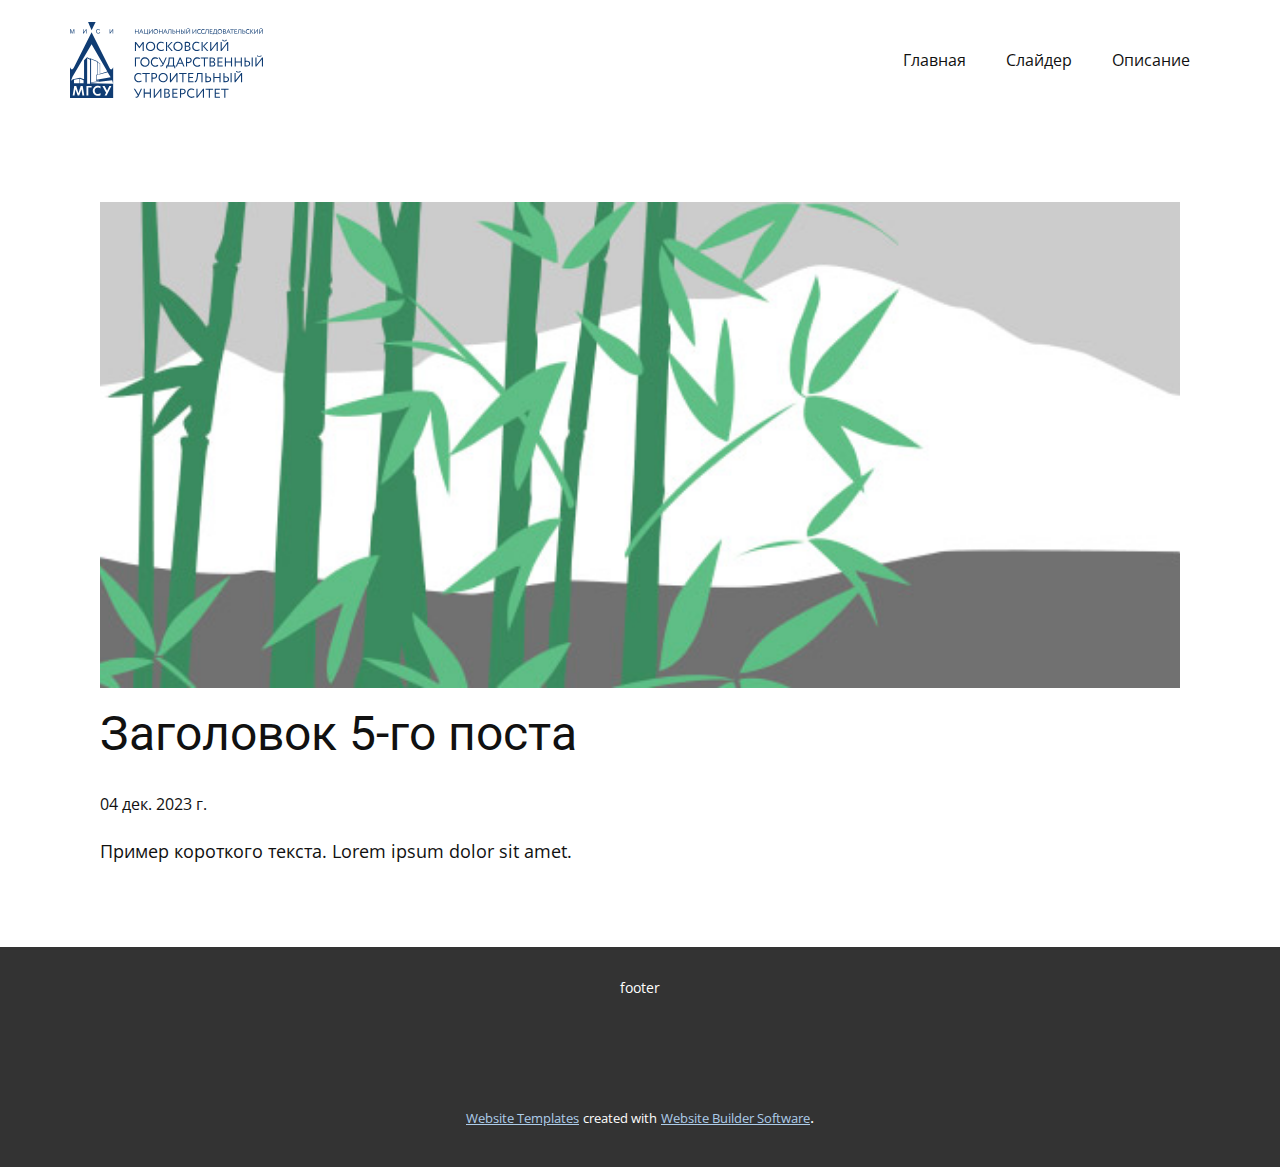
<file: blog/пост-4.html>
<!DOCTYPE html>
<html style="font-size: 16px;" lang="ru"><head>
    <meta name="viewport" content="width=device-width, initial-scale=1.0">
    <meta charset="utf-8">
    <meta name="keywords" content="Заголовок 1-го поста">
    <meta name="description" content="">
    <title>Заголовок 5-го поста</title>
    <link rel="stylesheet" href="../nicepage.css" media="screen">
<link rel="stylesheet" href="../Post-Template.css" media="screen">
    <script class="u-script" type="text/javascript" src="../jquery-1.9.1.min.js" defer=""></script>
    <script class="u-script" type="text/javascript" src="../nicepage.js" defer=""></script>
    <meta name="generator" content="Nicepage 6.0.13, nicepage.com">
    <link id="u-theme-google-font" rel="stylesheet" href="https://fonts.googleapis.com/css?family=Roboto:100,100i,300,300i,400,400i,500,500i,700,700i,900,900i|Open+Sans:300,300i,400,400i,500,500i,600,600i,700,700i,800,800i">
    
    
    
    <script type="application/ld+json">{
		"@context": "http://schema.org",
		"@type": "Organization",
		"name": "",
		"logo": "images/logomgsu.svg"
}</script>
    <meta name="theme-color" content="#478ac9">
  <meta data-intl-tel-input-cdn-path="intlTelInput/"></head>
  <body data-path-to-root="./" data-include-products="false" class="u-body u-xl-mode" data-lang="ru"><header class="u-clearfix u-header u-header" id="sec-5390"><div class="u-clearfix u-sheet u-sheet-1">
        <a href="https://nicepage.com" class="u-image u-logo u-image-1" data-image-width="649" data-image-height="255">
          <img src="../images/logomgsu.svg" class="u-logo-image u-logo-image-1">
        </a>
        <nav class="u-menu u-menu-dropdown u-offcanvas u-menu-1">
          <div class="menu-collapse" style="font-size: 1rem; letter-spacing: 0px;">
            <a class="u-button-style u-custom-left-right-menu-spacing u-custom-padding-bottom u-custom-top-bottom-menu-spacing u-nav-link u-text-active-palette-1-base u-text-hover-palette-2-base" href="#">
              <svg class="u-svg-link" viewBox="0 0 24 24"><use xlink:href="#menu-hamburger"></use></svg>
              <svg class="u-svg-content" version="1.1" id="menu-hamburger" viewBox="0 0 16 16" x="0px" y="0px" xmlns:xlink="http://www.w3.org/1999/xlink" xmlns="http://www.w3.org/2000/svg"><g><rect y="1" width="16" height="2"></rect><rect y="7" width="16" height="2"></rect><rect y="13" width="16" height="2"></rect>
</g></svg>
            </a>
          </div>
          <div class="u-custom-menu u-nav-container">
            <ul class="u-nav u-unstyled u-nav-1"><li class="u-nav-item"><a class="u-button-style u-nav-link u-text-active-palette-1-base u-text-hover-palette-2-base" href="../Главная.html" style="padding: 10px 20px;">Главная</a><div class="u-nav-popup"><ul class="u-h-spacing-20 u-nav u-unstyled u-v-spacing-10"><li class="u-nav-item"><a class="u-button-style u-nav-link u-white" href="../Страница-1.html">Пустая страница</a>
</li><li class="u-nav-item"><a class="u-button-style u-nav-link u-white" href="../Страница-2.html">Вторая пустая страница</a>
</li></ul>
</div>
</li><li class="u-nav-item"><a class="u-button-style u-nav-link u-text-active-palette-1-base u-text-hover-palette-2-base" href="../Слайдер.html" style="padding: 10px 20px;">Слайдер</a>
</li><li class="u-nav-item"><a class="u-button-style u-nav-link u-text-active-palette-1-base u-text-hover-palette-2-base" href="../Описание.html" style="padding: 10px 20px;">Описание</a>
</li></ul>
          </div>
          <div class="u-custom-menu u-nav-container-collapse">
            <div class="u-black u-container-style u-inner-container-layout u-opacity u-opacity-95 u-sidenav">
              <div class="u-inner-container-layout u-sidenav-overflow">
                <div class="u-menu-close"></div>
                <ul class="u-align-center u-nav u-popupmenu-items u-unstyled u-nav-3"><li class="u-nav-item"><a class="u-button-style u-nav-link" href="../Главная.html">Главная</a><div class="u-nav-popup"><ul class="u-h-spacing-20 u-nav u-unstyled u-v-spacing-10"><li class="u-nav-item"><a class="u-button-style u-nav-link" href="../Страница-1.html">Пустая страница</a>
</li><li class="u-nav-item"><a class="u-button-style u-nav-link" href="../Страница-2.html">Вторая пустая страница</a>
</li></ul>
</div>
</li><li class="u-nav-item"><a class="u-button-style u-nav-link" href="../Слайдер.html">Слайдер</a>
</li><li class="u-nav-item"><a class="u-button-style u-nav-link" href="../Описание.html">Описание</a>
</li></ul>
              </div>
            </div>
            <div class="u-black u-menu-overlay u-opacity u-opacity-70"></div>
          </div>
        </nav>
      </div></header>
    <section class="u-align-center u-clearfix u-section-1" id="sec-7e57">
      <div class="u-clearfix u-sheet u-valign-middle-md u-valign-middle-sm u-valign-middle-xs u-sheet-1"><!--post_details--><!--post_details_options_json--><!--{"source":""}--><!--/post_details_options_json--><!--blog_post-->
        <div class="u-container-style u-expanded-width u-post-details u-post-details-1">
          <div class="u-container-layout u-valign-middle u-container-layout-1"><!--blog_post_image-->
            <img alt="" class="u-blog-control u-expanded-width u-image u-image-default u-image-1" src="../images/68f64b9d.jpeg"><!--/blog_post_image--><!--blog_post_header-->
            <h2 class="u-blog-control u-text u-text-1">Заголовок 5-го поста</h2><!--/blog_post_header--><!--blog_post_metadata-->
            <div class="u-blog-control u-metadata u-metadata-1"><!--blog_post_metadata_date-->
              <span class="u-meta-date u-meta-icon">04 дек. 2023 г.</span><!--/blog_post_metadata_date--><!--blog_post_metadata_category-->
              <!--/blog_post_metadata_category--><!--blog_post_metadata_comments-->
              <!--/blog_post_metadata_comments-->
            </div><!--/blog_post_metadata--><!--blog_post_content-->
            <div class="u-align-justify u-blog-control u-post-content u-text u-text-2 fr-view">
  Пример короткого текста. Lorem ipsum dolor sit amet.
  </div><!--/blog_post_content-->
          </div>
        </div><!--/blog_post--><!--/post_details-->
      </div>
    </section>
    
    
    
    <footer class="u-align-center u-clearfix u-footer u-grey-80 u-footer" id="sec-2a8d"><div class="u-clearfix u-sheet u-sheet-1">
        <p class="u-small-text u-text u-text-variant u-text-1">footer</p>
      </div></footer>
    <section class="u-backlink u-clearfix u-grey-80">
      <a class="u-link" href="https://nicepage.com/website-templates" target="_blank">
        <span>Website Templates</span>
      </a>
      <p class="u-text">
        <span>created with</span>
      </p>
      <a class="u-link" href="" target="_blank">
        <span>Website Builder Software</span>
      </a>. 
    </section>
  
</body></html>
</file>
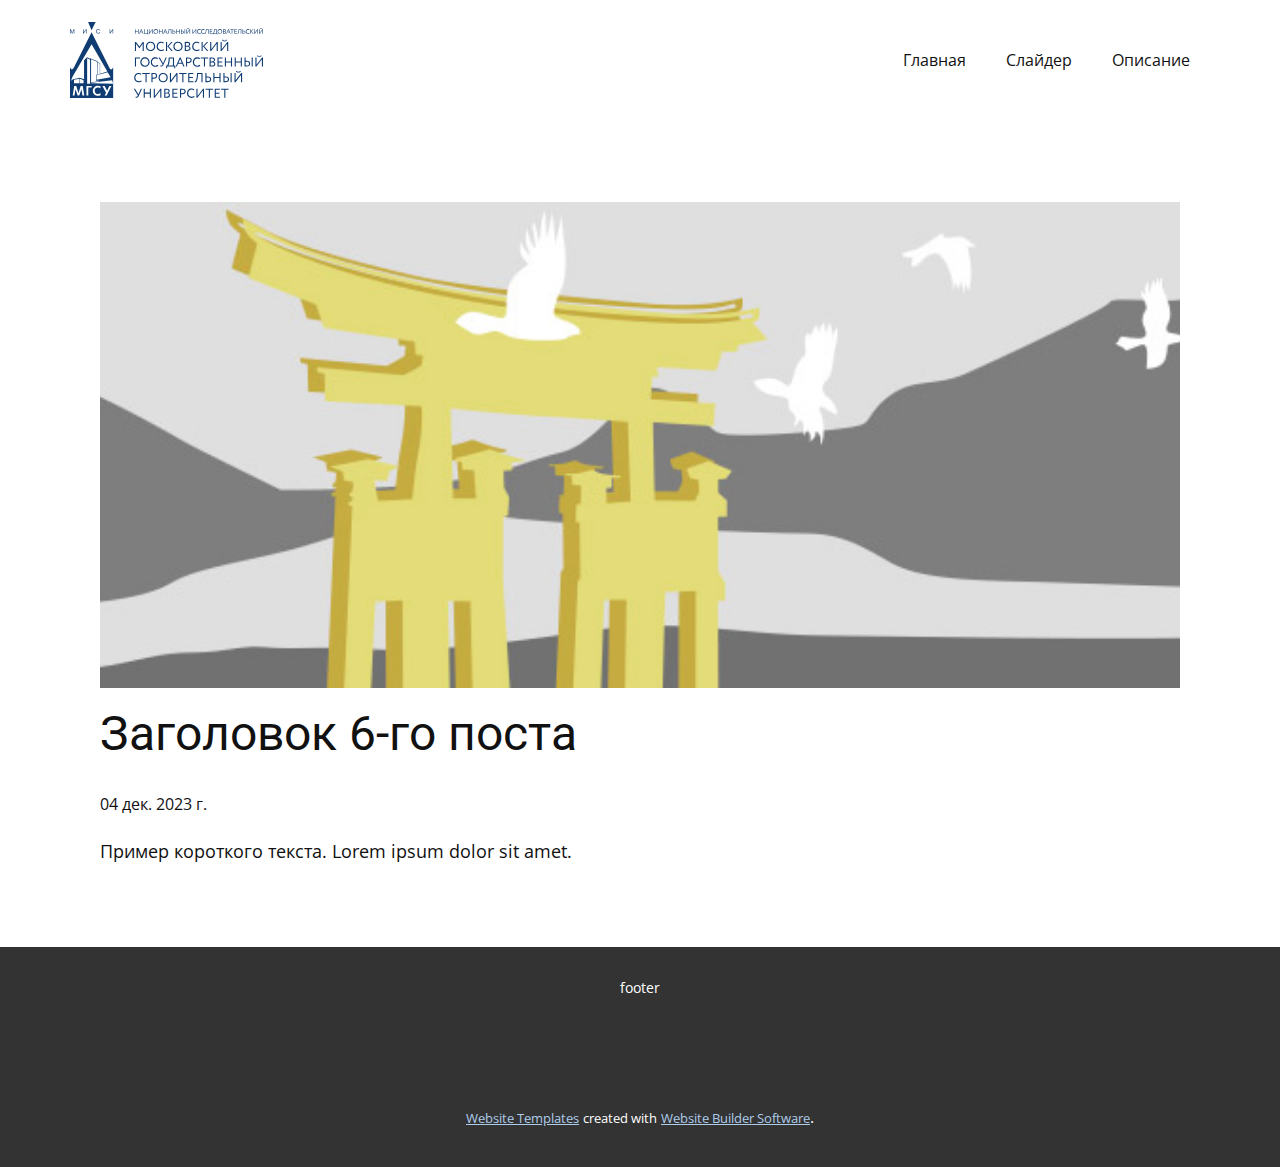
<file: blog/пост-5.html>
<!DOCTYPE html>
<html style="font-size: 16px;" lang="ru"><head>
    <meta name="viewport" content="width=device-width, initial-scale=1.0">
    <meta charset="utf-8">
    <meta name="keywords" content="Заголовок 1-го поста">
    <meta name="description" content="">
    <title>Заголовок 6-го поста</title>
    <link rel="stylesheet" href="../nicepage.css" media="screen">
<link rel="stylesheet" href="../Post-Template.css" media="screen">
    <script class="u-script" type="text/javascript" src="../jquery-1.9.1.min.js" defer=""></script>
    <script class="u-script" type="text/javascript" src="../nicepage.js" defer=""></script>
    <meta name="generator" content="Nicepage 6.0.13, nicepage.com">
    <link id="u-theme-google-font" rel="stylesheet" href="https://fonts.googleapis.com/css?family=Roboto:100,100i,300,300i,400,400i,500,500i,700,700i,900,900i|Open+Sans:300,300i,400,400i,500,500i,600,600i,700,700i,800,800i">
    
    
    
    <script type="application/ld+json">{
		"@context": "http://schema.org",
		"@type": "Organization",
		"name": "",
		"logo": "images/logomgsu.svg"
}</script>
    <meta name="theme-color" content="#478ac9">
  <meta data-intl-tel-input-cdn-path="intlTelInput/"></head>
  <body data-path-to-root="./" data-include-products="false" class="u-body u-xl-mode" data-lang="ru"><header class="u-clearfix u-header u-header" id="sec-5390"><div class="u-clearfix u-sheet u-sheet-1">
        <a href="https://nicepage.com" class="u-image u-logo u-image-1" data-image-width="649" data-image-height="255">
          <img src="../images/logomgsu.svg" class="u-logo-image u-logo-image-1">
        </a>
        <nav class="u-menu u-menu-dropdown u-offcanvas u-menu-1">
          <div class="menu-collapse" style="font-size: 1rem; letter-spacing: 0px;">
            <a class="u-button-style u-custom-left-right-menu-spacing u-custom-padding-bottom u-custom-top-bottom-menu-spacing u-nav-link u-text-active-palette-1-base u-text-hover-palette-2-base" href="#">
              <svg class="u-svg-link" viewBox="0 0 24 24"><use xlink:href="#menu-hamburger"></use></svg>
              <svg class="u-svg-content" version="1.1" id="menu-hamburger" viewBox="0 0 16 16" x="0px" y="0px" xmlns:xlink="http://www.w3.org/1999/xlink" xmlns="http://www.w3.org/2000/svg"><g><rect y="1" width="16" height="2"></rect><rect y="7" width="16" height="2"></rect><rect y="13" width="16" height="2"></rect>
</g></svg>
            </a>
          </div>
          <div class="u-custom-menu u-nav-container">
            <ul class="u-nav u-unstyled u-nav-1"><li class="u-nav-item"><a class="u-button-style u-nav-link u-text-active-palette-1-base u-text-hover-palette-2-base" href="../Главная.html" style="padding: 10px 20px;">Главная</a><div class="u-nav-popup"><ul class="u-h-spacing-20 u-nav u-unstyled u-v-spacing-10"><li class="u-nav-item"><a class="u-button-style u-nav-link u-white" href="../Страница-1.html">Пустая страница</a>
</li><li class="u-nav-item"><a class="u-button-style u-nav-link u-white" href="../Страница-2.html">Вторая пустая страница</a>
</li></ul>
</div>
</li><li class="u-nav-item"><a class="u-button-style u-nav-link u-text-active-palette-1-base u-text-hover-palette-2-base" href="../Слайдер.html" style="padding: 10px 20px;">Слайдер</a>
</li><li class="u-nav-item"><a class="u-button-style u-nav-link u-text-active-palette-1-base u-text-hover-palette-2-base" href="../Описание.html" style="padding: 10px 20px;">Описание</a>
</li></ul>
          </div>
          <div class="u-custom-menu u-nav-container-collapse">
            <div class="u-black u-container-style u-inner-container-layout u-opacity u-opacity-95 u-sidenav">
              <div class="u-inner-container-layout u-sidenav-overflow">
                <div class="u-menu-close"></div>
                <ul class="u-align-center u-nav u-popupmenu-items u-unstyled u-nav-3"><li class="u-nav-item"><a class="u-button-style u-nav-link" href="../Главная.html">Главная</a><div class="u-nav-popup"><ul class="u-h-spacing-20 u-nav u-unstyled u-v-spacing-10"><li class="u-nav-item"><a class="u-button-style u-nav-link" href="../Страница-1.html">Пустая страница</a>
</li><li class="u-nav-item"><a class="u-button-style u-nav-link" href="../Страница-2.html">Вторая пустая страница</a>
</li></ul>
</div>
</li><li class="u-nav-item"><a class="u-button-style u-nav-link" href="../Слайдер.html">Слайдер</a>
</li><li class="u-nav-item"><a class="u-button-style u-nav-link" href="../Описание.html">Описание</a>
</li></ul>
              </div>
            </div>
            <div class="u-black u-menu-overlay u-opacity u-opacity-70"></div>
          </div>
        </nav>
      </div></header>
    <section class="u-align-center u-clearfix u-section-1" id="sec-7e57">
      <div class="u-clearfix u-sheet u-valign-middle-md u-valign-middle-sm u-valign-middle-xs u-sheet-1"><!--post_details--><!--post_details_options_json--><!--{"source":""}--><!--/post_details_options_json--><!--blog_post-->
        <div class="u-container-style u-expanded-width u-post-details u-post-details-1">
          <div class="u-container-layout u-valign-middle u-container-layout-1"><!--blog_post_image-->
            <img alt="" class="u-blog-control u-expanded-width u-image u-image-default u-image-1" src="../images/8ad73f3c.jpeg"><!--/blog_post_image--><!--blog_post_header-->
            <h2 class="u-blog-control u-text u-text-1">Заголовок 6-го поста</h2><!--/blog_post_header--><!--blog_post_metadata-->
            <div class="u-blog-control u-metadata u-metadata-1"><!--blog_post_metadata_date-->
              <span class="u-meta-date u-meta-icon">04 дек. 2023 г.</span><!--/blog_post_metadata_date--><!--blog_post_metadata_category-->
              <!--/blog_post_metadata_category--><!--blog_post_metadata_comments-->
              <!--/blog_post_metadata_comments-->
            </div><!--/blog_post_metadata--><!--blog_post_content-->
            <div class="u-align-justify u-blog-control u-post-content u-text u-text-2 fr-view">
  Пример короткого текста. Lorem ipsum dolor sit amet.
  </div><!--/blog_post_content-->
          </div>
        </div><!--/blog_post--><!--/post_details-->
      </div>
    </section>
    
    
    
    <footer class="u-align-center u-clearfix u-footer u-grey-80 u-footer" id="sec-2a8d"><div class="u-clearfix u-sheet u-sheet-1">
        <p class="u-small-text u-text u-text-variant u-text-1">footer</p>
      </div></footer>
    <section class="u-backlink u-clearfix u-grey-80">
      <a class="u-link" href="https://nicepage.com/website-templates" target="_blank">
        <span>Website Templates</span>
      </a>
      <p class="u-text">
        <span>created with</span>
      </p>
      <a class="u-link" href="" target="_blank">
        <span>Website Builder Software</span>
      </a>. 
    </section>
  
</body></html>
</file>
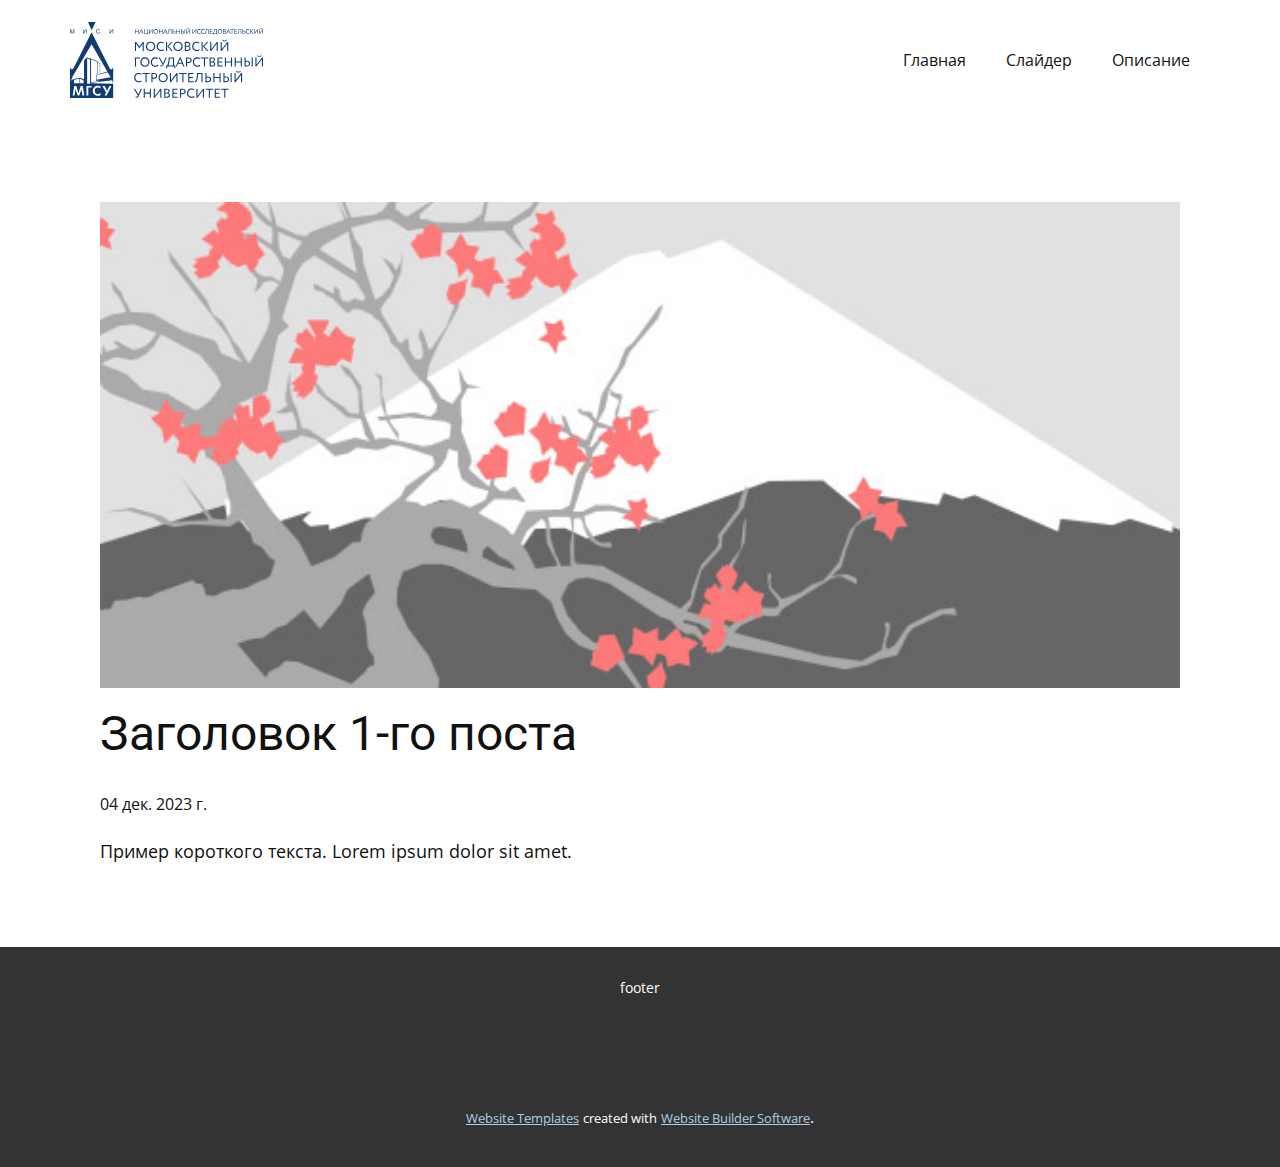
<file: blog/пост.html>
<!DOCTYPE html>
<html style="font-size: 16px;" lang="ru"><head>
    <meta name="viewport" content="width=device-width, initial-scale=1.0">
    <meta charset="utf-8">
    <meta name="keywords" content="Заголовок 1-го поста">
    <meta name="description" content="">
    <title>Заголовок 1-го поста</title>
    <link rel="stylesheet" href="../nicepage.css" media="screen">
<link rel="stylesheet" href="../Post-Template.css" media="screen">
    <script class="u-script" type="text/javascript" src="../jquery-1.9.1.min.js" defer=""></script>
    <script class="u-script" type="text/javascript" src="../nicepage.js" defer=""></script>
    <meta name="generator" content="Nicepage 6.0.13, nicepage.com">
    <link id="u-theme-google-font" rel="stylesheet" href="https://fonts.googleapis.com/css?family=Roboto:100,100i,300,300i,400,400i,500,500i,700,700i,900,900i|Open+Sans:300,300i,400,400i,500,500i,600,600i,700,700i,800,800i">
    
    
    
    <script type="application/ld+json">{
		"@context": "http://schema.org",
		"@type": "Organization",
		"name": "",
		"logo": "images/logomgsu.svg"
}</script>
    <meta name="theme-color" content="#478ac9">
  <meta data-intl-tel-input-cdn-path="intlTelInput/"></head>
  <body data-path-to-root="./" data-include-products="false" class="u-body u-xl-mode" data-lang="ru"><header class="u-clearfix u-header u-header" id="sec-5390"><div class="u-clearfix u-sheet u-sheet-1">
        <a href="https://nicepage.com" class="u-image u-logo u-image-1" data-image-width="649" data-image-height="255">
          <img src="../images/logomgsu.svg" class="u-logo-image u-logo-image-1">
        </a>
        <nav class="u-menu u-menu-dropdown u-offcanvas u-menu-1">
          <div class="menu-collapse" style="font-size: 1rem; letter-spacing: 0px;">
            <a class="u-button-style u-custom-left-right-menu-spacing u-custom-padding-bottom u-custom-top-bottom-menu-spacing u-nav-link u-text-active-palette-1-base u-text-hover-palette-2-base" href="#">
              <svg class="u-svg-link" viewBox="0 0 24 24"><use xlink:href="#menu-hamburger"></use></svg>
              <svg class="u-svg-content" version="1.1" id="menu-hamburger" viewBox="0 0 16 16" x="0px" y="0px" xmlns:xlink="http://www.w3.org/1999/xlink" xmlns="http://www.w3.org/2000/svg"><g><rect y="1" width="16" height="2"></rect><rect y="7" width="16" height="2"></rect><rect y="13" width="16" height="2"></rect>
</g></svg>
            </a>
          </div>
          <div class="u-custom-menu u-nav-container">
            <ul class="u-nav u-unstyled u-nav-1"><li class="u-nav-item"><a class="u-button-style u-nav-link u-text-active-palette-1-base u-text-hover-palette-2-base" href="../Главная.html" style="padding: 10px 20px;">Главная</a><div class="u-nav-popup"><ul class="u-h-spacing-20 u-nav u-unstyled u-v-spacing-10"><li class="u-nav-item"><a class="u-button-style u-nav-link u-white" href="../Страница-1.html">Пустая страница</a>
</li><li class="u-nav-item"><a class="u-button-style u-nav-link u-white" href="../Страница-2.html">Вторая пустая страница</a>
</li></ul>
</div>
</li><li class="u-nav-item"><a class="u-button-style u-nav-link u-text-active-palette-1-base u-text-hover-palette-2-base" href="../Слайдер.html" style="padding: 10px 20px;">Слайдер</a>
</li><li class="u-nav-item"><a class="u-button-style u-nav-link u-text-active-palette-1-base u-text-hover-palette-2-base" href="../Описание.html" style="padding: 10px 20px;">Описание</a>
</li></ul>
          </div>
          <div class="u-custom-menu u-nav-container-collapse">
            <div class="u-black u-container-style u-inner-container-layout u-opacity u-opacity-95 u-sidenav">
              <div class="u-inner-container-layout u-sidenav-overflow">
                <div class="u-menu-close"></div>
                <ul class="u-align-center u-nav u-popupmenu-items u-unstyled u-nav-3"><li class="u-nav-item"><a class="u-button-style u-nav-link" href="../Главная.html">Главная</a><div class="u-nav-popup"><ul class="u-h-spacing-20 u-nav u-unstyled u-v-spacing-10"><li class="u-nav-item"><a class="u-button-style u-nav-link" href="../Страница-1.html">Пустая страница</a>
</li><li class="u-nav-item"><a class="u-button-style u-nav-link" href="../Страница-2.html">Вторая пустая страница</a>
</li></ul>
</div>
</li><li class="u-nav-item"><a class="u-button-style u-nav-link" href="../Слайдер.html">Слайдер</a>
</li><li class="u-nav-item"><a class="u-button-style u-nav-link" href="../Описание.html">Описание</a>
</li></ul>
              </div>
            </div>
            <div class="u-black u-menu-overlay u-opacity u-opacity-70"></div>
          </div>
        </nav>
      </div></header>
    <section class="u-align-center u-clearfix u-section-1" id="sec-7e57">
      <div class="u-clearfix u-sheet u-valign-middle-md u-valign-middle-sm u-valign-middle-xs u-sheet-1"><!--post_details--><!--post_details_options_json--><!--{"source":""}--><!--/post_details_options_json--><!--blog_post-->
        <div class="u-container-style u-expanded-width u-post-details u-post-details-1">
          <div class="u-container-layout u-valign-middle u-container-layout-1"><!--blog_post_image-->
            <img alt="" class="u-blog-control u-expanded-width u-image u-image-default u-image-1" src="../images/0fd3416c.jpeg"><!--/blog_post_image--><!--blog_post_header-->
            <h2 class="u-blog-control u-text u-text-1">Заголовок 1-го поста</h2><!--/blog_post_header--><!--blog_post_metadata-->
            <div class="u-blog-control u-metadata u-metadata-1"><!--blog_post_metadata_date-->
              <span class="u-meta-date u-meta-icon">04 дек. 2023 г.</span><!--/blog_post_metadata_date--><!--blog_post_metadata_category-->
              <!--/blog_post_metadata_category--><!--blog_post_metadata_comments-->
              <!--/blog_post_metadata_comments-->
            </div><!--/blog_post_metadata--><!--blog_post_content-->
            <div class="u-align-justify u-blog-control u-post-content u-text u-text-2 fr-view">
  Пример короткого текста. Lorem ipsum dolor sit amet.
  </div><!--/blog_post_content-->
          </div>
        </div><!--/blog_post--><!--/post_details-->
      </div>
    </section>
    
    
    
    <footer class="u-align-center u-clearfix u-footer u-grey-80 u-footer" id="sec-2a8d"><div class="u-clearfix u-sheet u-sheet-1">
        <p class="u-small-text u-text u-text-variant u-text-1">footer</p>
      </div></footer>
    <section class="u-backlink u-clearfix u-grey-80">
      <a class="u-link" href="https://nicepage.com/website-templates" target="_blank">
        <span>Website Templates</span>
      </a>
      <p class="u-text">
        <span>created with</span>
      </p>
      <a class="u-link" href="" target="_blank">
        <span>Website Builder Software</span>
      </a>. 
    </section>
  
</body></html>
</file>
